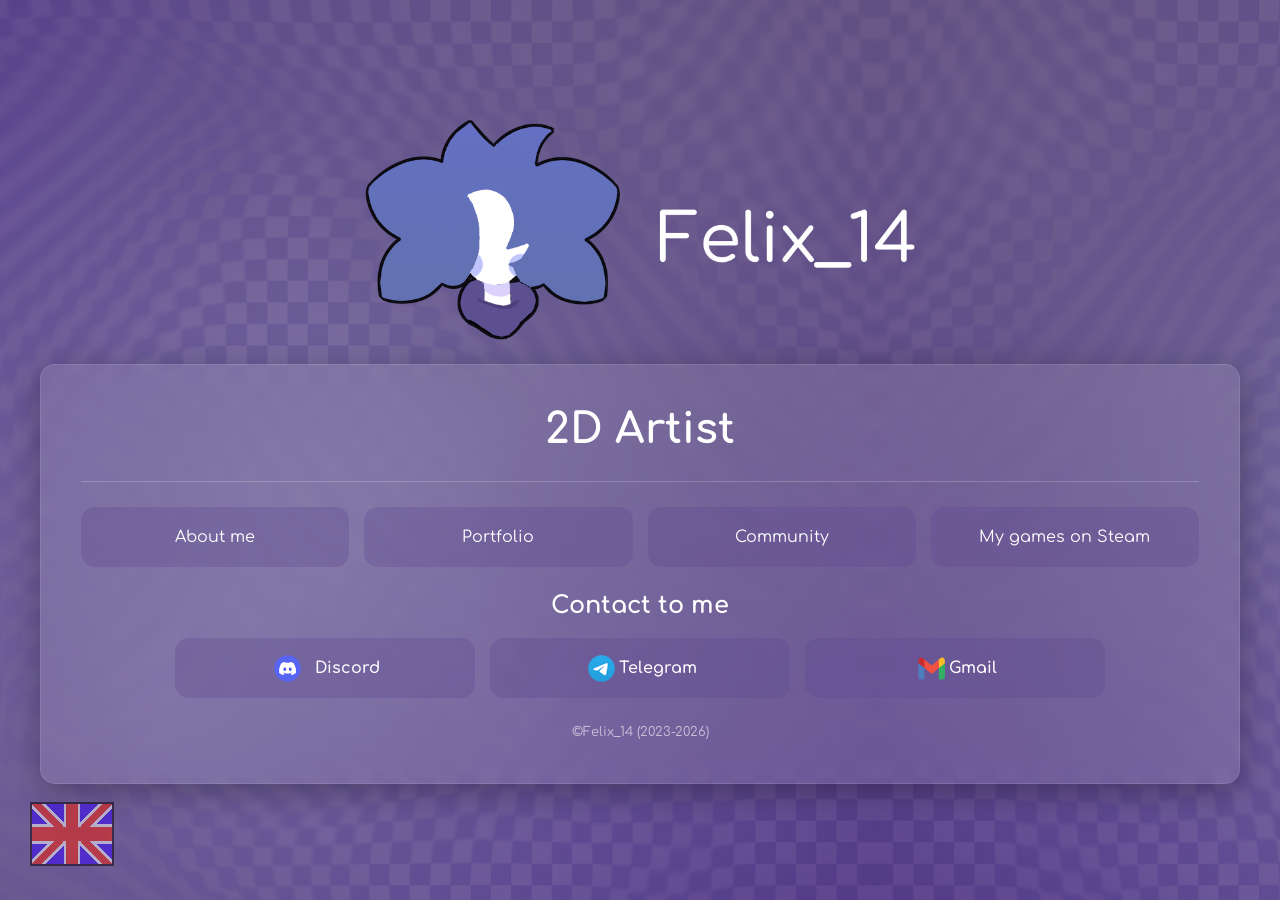
<file: index.html>
<!DOCTYPE html>
<html>
<head>
	<meta charset="UTF-8">
	<title>Felix_14</title>
	<link rel="shortcut icon" type="image/png" href="images/favicon.png"/>
	<link rel="stylesheet" type="text/css" href="main_style.css">
	<meta name="viewport" content="width=device-width, initial-scale=1.0">

	<link rel="preconnect" href="https://googleapis.com">
	<link rel="preconnect" href="https://gstatic.com" crossorigin>
</head>
<body>

	<div class="page-container">
		<!-- Логотип страницы -->
		<div class="logo-wrapper">
			<img src="images/logo.png" alt="Felix_14" class="main-logo">
		</div>

		<!-- Основная карточка -->
		<div class="card">
			<!-- Профессия -->
			<h1 class="description" data-key="felix_14.title"></h1>


			<hr class="card-divider">

			<!-- Кнопки -->
			<div id="other_buttons">
				<a class="common_button about_me-button" href="https://felix14xd.github.io/about_me.html" data-key="felix_14.about_me"></a>

				<a class="common_button portfolio-button" href="https://felix14xd.github.io/portfolio.html" data-key="felix_14.portfolio"></a>

				<a class="common_button community-button" href="https://felix14xd.github.io/community.html" data-key="felix_14.community"></a>

				<a class="common_button games-button" href="https://store.steampowered.com/developer/felix_14" data-key="felix_14.games"></a>
			</div>


			<!-- Связаться со мной -->
			<h2 class="section-title" data-key="felix_14.contact_to_me"></h2>

			<div id="other_buttons">
			
				<a class="common_button contact_button" href="https://discord.com/users/866324872887664660" target="_blank">
					<img src="images/platforms/discord.png" class="button-icon discord-icon">
					<span class="button-text">Discord</span>
				</a>
			
				<a class="common_button" href="https://t.me/felix_14xd" target="_blank">
					<img src="images/platforms/telegram.png" class="button-icon tg-icon">
					<span class="button-text">Telegram</span>
				</a>

				<a class="common_button" href="mailto:catdavid799@gmail.com" target="_blank">
					<img src="images/platforms/gmail.png" class="button-icon mail-icon">
					<span class="button-text">Gmail</span>
				</a>

			</div>


			<!-- Копирайт -->
			<div class="copyright">©Felix_14 (2023-<span id="current-year"></span>)</div>
		</div>
	
	<script>
    document.getElementById('current-year').textContent = new Date().getFullYear();
	</script>
		
	</div>

	<!-- Кнопка переключения языка -->
	<div id="language-switcher">
		<button id="language-button">
			<img id="language-flag" src="languages/en-US.png" alt="Switch language" draggable="false">
		</button>
	</div>

	<!-- Скрипт локализации страницы -->
	<script>
	let currentLang = 'en-US'; 
	const supportedLanguages = ['en-US', 'ru-RU']; 
	const cisLanguages = ['ru', 'ru-RU', 'uk', 'be']; 
	let translations = {}; 

	async function loadTranslations(lang) {
		try {
			const response = await fetch(`languages/${lang}.json`); 
			translations = await response.json(); 
			updateContent(); 
		} catch (error) {
			console.error("Ошибка загрузки файла перевода:", error);
		}
	}

	function updateContent() {
		document.querySelectorAll('[data-key]').forEach(element => {
			const key = element.getAttribute('data-key');
			if (translations[key]) {
				if (element.tagName === 'IMG') {
					// Переводим alt и title (подсказку) для картинок внутри кнопок
					element.setAttribute('alt', translations[key]);
					element.setAttribute('title', translations[key]);

					// Сохраняем логику чужого скрипта для Android-устройств
					const userAgent = navigator.userAgent.toLowerCase();
					const isAndroid = userAgent.includes("android");
					if (isAndroid && translations[key+'_mobile']) {
						element.src = translations[key+'_mobile']; 
					} else if (translations[key+'_pc']) {
						element.src = translations[key+'_pc']; 
					}
				} else {
					element.textContent = translations[key];
				}
			}
		});

		const flagElement = document.getElementById('language-flag');
		if (flagElement) {
			flagElement.src = `languages/${currentLang}.png`;
		}
	}

	function switchLanguage(lang) {
		if (supportedLanguages.includes(lang)) {
			currentLang = lang;
			loadTranslations(currentLang); 
		}
	}

	function detectBrowserLanguage() {
		const browserLang = navigator.language || navigator.languages[0]; 
		if (cisLanguages.some(lang => browserLang.startsWith(lang))) {
			return 'ru-RU'; 
		}
		return 'en-US'; 
	}

	// Инициализация при старте страницы
	const initialLang = detectBrowserLanguage(); 
	switchLanguage(initialLang); 

	document.getElementById('language-button').addEventListener('click', () => {
		const newLang = currentLang === 'ru-RU' ? 'en-US' : 'ru-RU'; 
		switchLanguage(newLang);
	});
	</script>

</body>
</html>
</file>
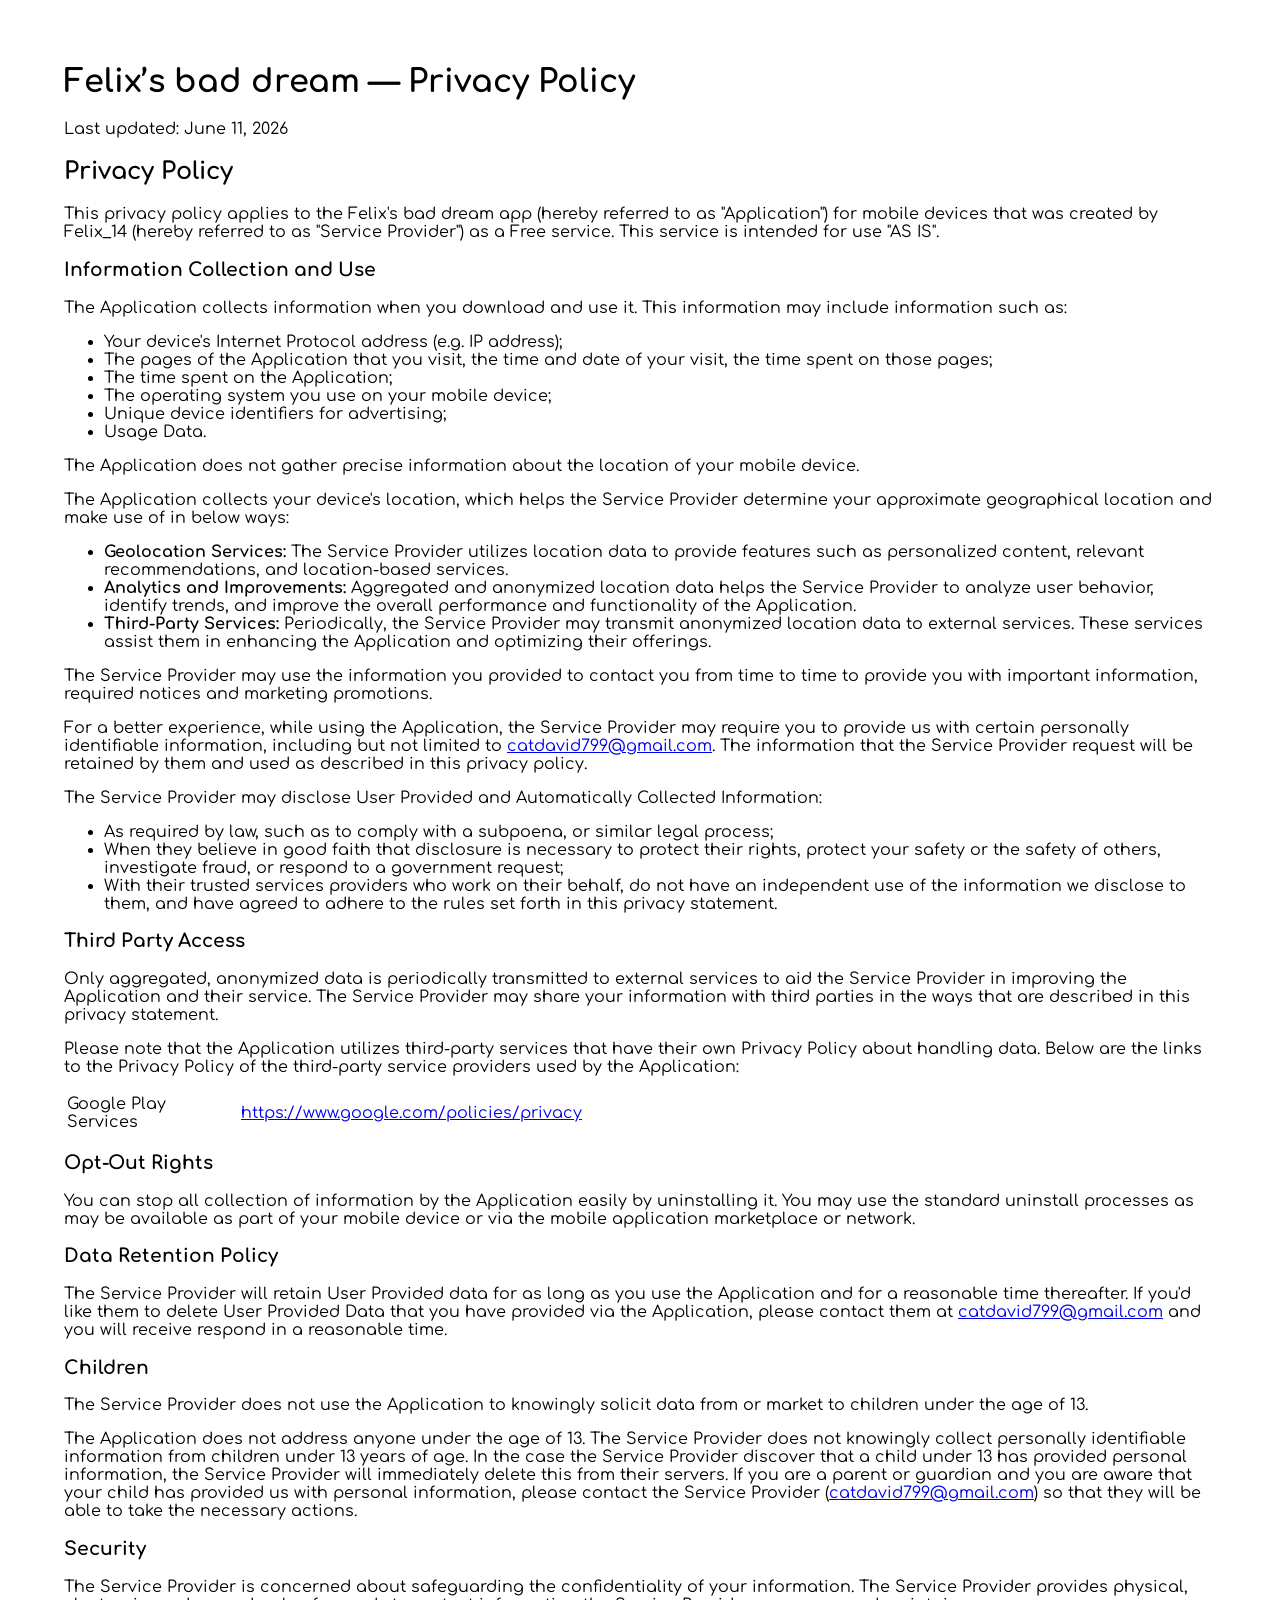
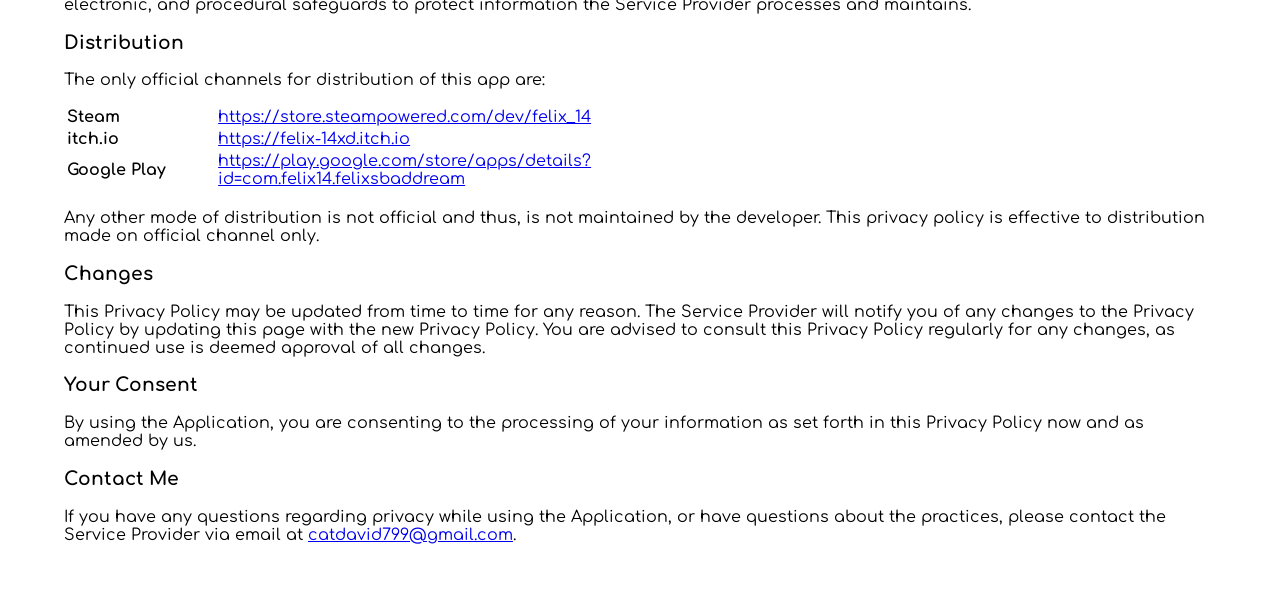
<file: community/felixs_bad_dream.html>
<!DOCTYPE html>
<html lang="en">
<head>
<title>Felix’s bad dream — Privacy Policy</title>
<meta http-equiv="Content-Type" content="text/html; charset=UTF-8"/>
<style>
@import url('https://fonts.googleapis.com/css2?family=Comfortaa:wght@400;700&display=swap%27');
body {font-family:"Comfortaa";margin:64px;}
a:visited {color:blue}
</style>
</head>

<body>
<h1>Felix’s bad dream — Privacy Policy</h1>
<p>Last updated: June 11, 2026</p>
<h2>Privacy Policy</h2>
<p>This privacy policy applies to the Felix's bad dream app (hereby referred to as "Application") for mobile devices that was created by Felix_14 (hereby referred to as "Service Provider") as a Free service. This service is intended for use "AS IS".</p>

<h3>Information Collection and Use</h3>
<p>The Application collects information when you download and use it. This information may include information such as:</p>
<ul>
  <li>Your device's Internet Protocol address (e.g. IP address);</li>
  <li>The pages of the Application that you visit, the time and date of your visit, the time spent on those pages;</li>
  <li>The time spent on the Application;</li>
  <li>The operating system you use on your mobile device;</li>
  <li>Unique device identifiers for advertising;</li>
  <li>Usage Data.</li>
</ul>
<p>The Application does not gather precise information about the location of your mobile device.</p>
<p>The Application collects your device's location, which helps the Service Provider determine your approximate geographical location and make use of in below ways:</p>
<ul>
  <li><strong>Geolocation Services:</strong> The Service Provider utilizes location data to provide features such as personalized content, relevant recommendations, and location-based services.</li>
  <li><strong>Analytics and Improvements:</strong> Aggregated and anonymized location data helps the Service Provider to analyze user behavior, identify trends, and improve the overall performance and functionality of the Application.</li>
  <li><strong>Third-Party Services:</strong> Periodically, the Service Provider may transmit anonymized location data to external services. These services assist them in enhancing the Application and optimizing their offerings.</li>
</ul>
<p>The Service Provider may use the information you provided to contact you from time to time to provide you with important information, required notices and marketing promotions.</p>
<p>For a better experience, while using the Application, the Service Provider may require you to provide us with certain personally identifiable information, including but not limited to <a href="mailto:catdavid799@gmail.com" target="_blank">catdavid799@gmail.com</a>. The information that the Service Provider request will be retained by them and used as described in this privacy policy.</p>
<p>The Service Provider may disclose User Provided and Automatically Collected Information:</p>
<ul>
  <li>As required by law, such as to comply with a subpoena, or similar legal process;</li>
  <li>When they believe in good faith that disclosure is necessary to protect their rights, protect your safety or the safety of others, investigate fraud, or respond to a government request;</li>
  <li>With their trusted services providers who work on their behalf, do not have an independent use of the information we disclose to them, and have agreed to adhere to the rules set forth in this privacy statement.</li>
</ul>

<h3>Third Party Access</h3>
<p>Only aggregated, anonymized data is periodically transmitted to external services to aid the Service Provider in improving the Application and their service. The Service Provider may share your information with third parties in the ways that are described in this privacy statement.</p>
<p>Please note that the Application utilizes third-party services that have their own Privacy Policy about handling data. Below are the links to the Privacy Policy of the third-party service providers used by the Application:</p>
<table width="750" border="0">
  <tbody>
    <tr>
      <td width="170">Google Play Services</td>
      <td width="570"><a href="https://www.google.com/policies/privacy" target="_blank">https://www.google.com/policies/privacy</a></td>
    </tr>
  </tbody>
</table>

<h3>Opt-Out Rights</h3>
<p>You can stop all collection of information by the Application easily by uninstalling it. You may use the standard uninstall processes as may be available as part of your mobile device or via the mobile application marketplace or network.</p>

<h3>Data Retention Policy</h3>
<p>The Service Provider will retain User Provided data for as long as you use the Application and for a reasonable time thereafter. If you'd like them to delete User Provided Data that you have provided via the Application, please contact them at <a href="mailto:catdavid799@gmail.com" target="_blank">catdavid799@gmail.com</a> and you will receive respond in a reasonable time.</p>

<h3>Children</h3>
<p>The Service Provider does not use the Application to knowingly solicit data from or market to children under the age of 13.</p>
<p>The Application does not address anyone under the age of 13. The Service Provider does not knowingly collect personally identifiable information from children under 13 years of age. In the case the Service Provider discover that a child under 13 has provided personal information, the Service Provider will immediately delete this from their servers. If you are a parent or guardian and you are aware that your child has provided us with personal information, please contact the Service Provider (<a href="mailto:catdavid799@gmail.com" target="_blank">catdavid799@gmail.com</a>) so that they will be able to take the necessary actions.</p>

<h3>Security</h3>
<p>The Service Provider is concerned about safeguarding the confidentiality of your information. The Service Provider provides physical, electronic, and procedural safeguards to protect information the Service Provider processes and maintains.</p>

<h3>Distribution</h3>
<p>The only official channels for distribution of this app are:</p>
<table width="750" border="0">
  <tbody>
    <tr>
      <td width="150"><strong>Steam</strong></td>
      <td width="600"><a href="https://store.steampowered.com/dev/felix_14" target="_blank">https://store.steampowered.com/dev/felix_14</a></td>
    </tr>
      <td width="150"><strong>itch.io</strong></td>
      <td width="600"><a href="https://felix-14xd.itch.io" target="_blank">https://felix-14xd.itch.io</a></td>
    </tr>
      <td width="150"><strong>Google Play</strong></td>
      <td width="600"><a href="https://play.google.com/store/apps/details?id=com.felix14.felixsbaddream" target="_blank">https://play.google.com/store/apps/details?id=com.felix14.felixsbaddream</a></td>
    </tr>
    <tr>
  </tbody>
</table>
<p>Any other mode of distribution is not official and thus, is not maintained by the developer. This privacy policy is effective to distribution made on official channel only.</p>

<h3>Changes</h3>
<p>This Privacy Policy may be updated from time to time for any reason. The Service Provider will notify you of any changes to the Privacy Policy by updating this page with the new Privacy Policy. You are advised to consult this Privacy Policy regularly for any changes, as continued use is deemed approval of all changes.</p>

<h3>Your Consent</h3>
<p>By using the Application, you are consenting to the processing of your information as set forth in this Privacy Policy now and as amended by us.</p>

<h3>Contact Me</h3>
<p>If you have any questions regarding privacy while using the Application, or have questions about the practices, please contact the Service Provider via email at <a href="mailto:catdavid799@gmail.com" target="_blank">catdavid799@gmail.com</a>.</p>
</body>
</html>
</file>
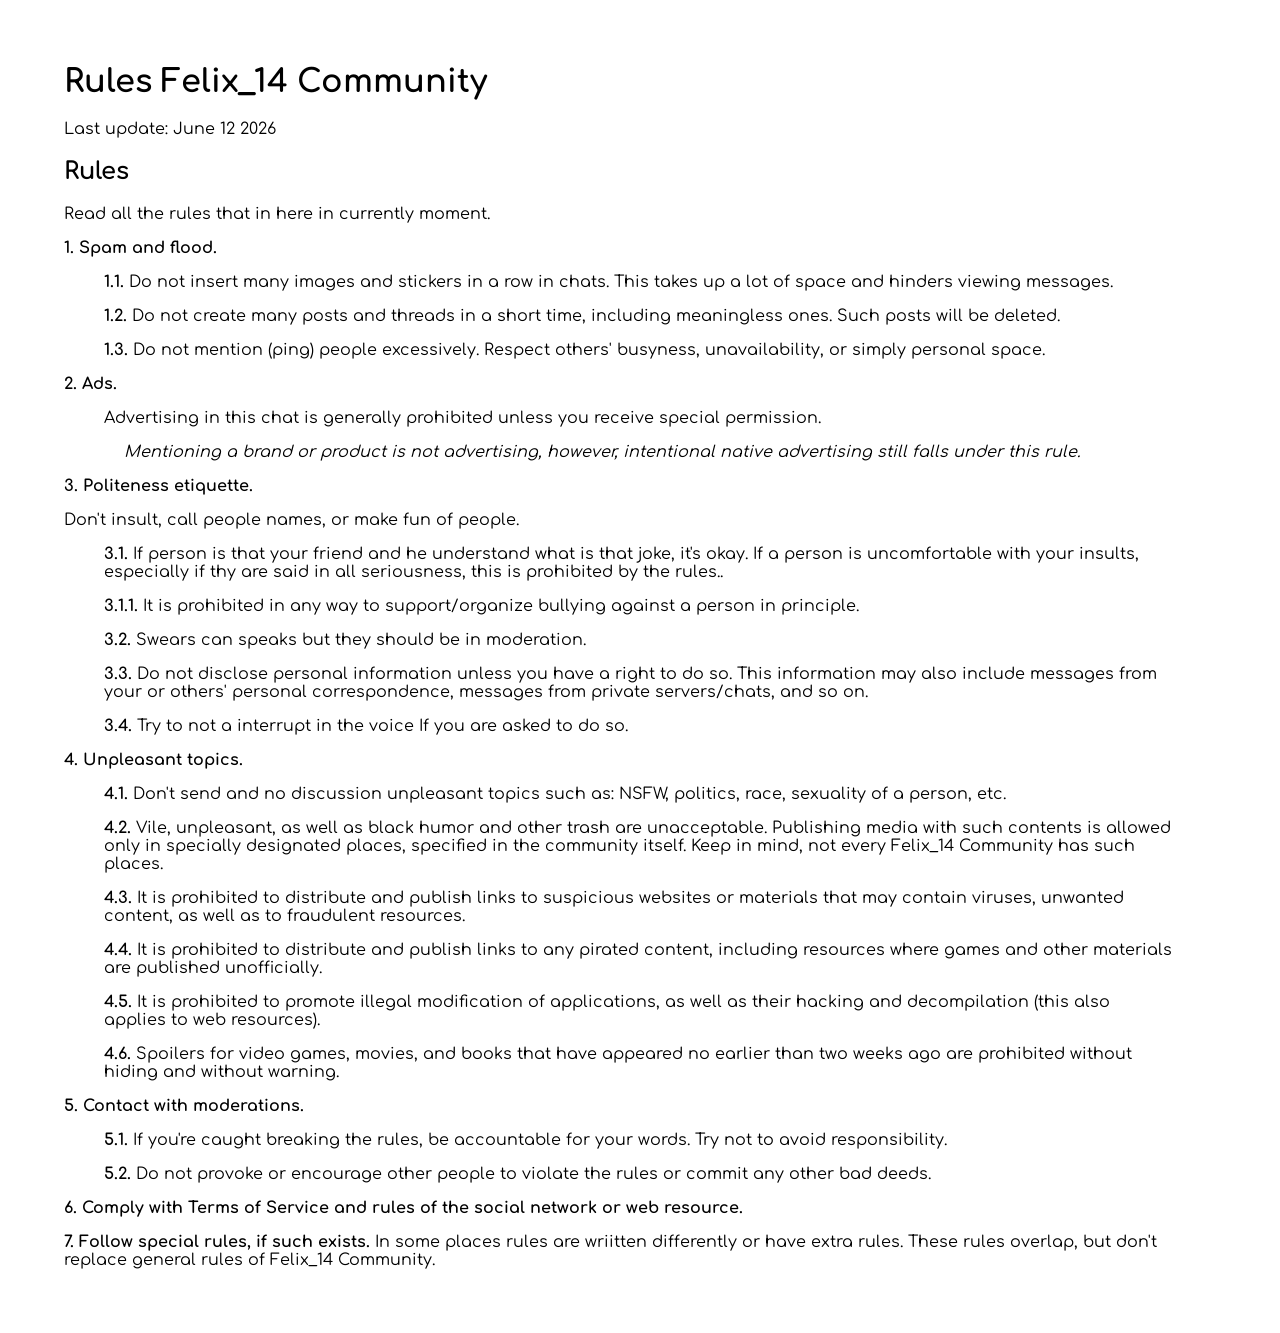
<file: community/rules.html>
<!DOCTYPE html>
<html lang="en">
<head>
<title>Rules Felix_14 Community</title>
<meta http-equiv="Content-Type" content="text/html; charset=UTF-8"/>
<style>
@import url('https://fonts.googleapis.com/css2?family=Comfortaa:wght@400;700&display=swap%27');
body {font-family:"Comfortaa";margin:64px;}
a:visited {color:blue}
</style>
</head>

<body>
<h1>Rules Felix_14 Community</h1>
<p>Last update: June 12 2026</p>
<h2>Rules</h2>
<p>Read all the rules that in here in currently moment.</p>
<p><strong>1. Spam and flood.</strong></p>
<blockquote>
  <p><strong>1.1.</strong> Do not insert many images and stickers in a row in chats. This takes up a lot of space and hinders viewing messages.</p>
  <p><strong>1.2.</strong> Do not create many posts and threads in a short time, including meaningless ones. Such posts will be deleted.</p>
  <p><strong>1.3.</strong>  Do not mention (ping) people excessively. Respect others' busyness, unavailability, or simply personal space.</p>
</blockquote>
<p><strong>2. Ads.</strong></p>
<blockquote>
  <p>Advertising in this chat is generally prohibited unless you receive special permission.</p>
</blockquote>

<p style="margin-left: 60px;">
  <em>Mentioning a brand or product is not advertising, however, intentional native advertising still falls under this rule.</em>
</p>

<p><strong>3. Politeness etiquette.</strong></p>
  <p>Don't insult, call people names, or make fun of people.</p>
<blockquote>
  <p><strong>3.1.</strong> If person is that your friend and he understand what is that joke, it's okay. If a person is uncomfortable with your insults, especially if thy are said in all seriousness, this is prohibited by the rules..</p>
  <p><strong>3.1.1.</strong> It is prohibited in any way to support/organize bullying against a person in principle.</p>
  <p><strong>3.2.</strong> Swears can speaks but they should be in moderation.</p>
  <p><strong>3.3.</strong> Do not disclose personal information unless you have a right to do so. This information may also include messages from your or others' personal correspondence, messages from private servers/chats, and so on.</p>
  <p><strong>3.4.</strong> Try to not a interrupt in the voice If you are asked to do so.</p>
</blockquote>
<p><strong>4. Unpleasant topics.</strong></p>
<blockquote>
  <p><strong>4.1.</strong> Don't send and no discussion unpleasant topics such as: NSFW, politics, race, sexuality of a person, etc.</p>
  <p><strong>4.2.</strong> Vile, unpleasant, as well as black humor and other trash are unacceptable. Publishing media with such contents is allowed only in specially designated places, specified in the community itself. Keep in mind, not every Felix_14 Community has such places.</p>
  <p><strong>4.3.</strong> It is prohibited to distribute and publish links to suspicious websites or materials that may contain viruses, unwanted content, as well as to fraudulent resources.</p>
  <p><strong>4.4.</strong> It is prohibited to distribute and publish links to any pirated content, including resources where games and other materials are published unofficially.</p>
  <p><strong>4.5.</strong> It is prohibited to promote illegal modification of applications, as well as their hacking and decompilation (this also applies to web resources).</p>
  <p><strong>4.6.</strong> Spoilers for video games, movies, and books that have appeared no earlier than two weeks ago are prohibited without <span aria-label="Спойлер" aria-expanded="false" tabindex="0" role="button"><span aria-hidden="true">hiding</span></span> and without warning.</p>
</blockquote>
<p><strong>5. Contact with moderations.</strong></p>
<blockquote>
  <p><strong>5.1.</strong> If you're caught breaking the rules, be accountable for your words. Try not to avoid responsibility.</p>
  <p><strong>5.2.</strong> Do not provoke or encourage other people to violate the rules or commit any other bad deeds.</p>
</blockquote>
<p><strong>6. Comply with Terms of Service and rules of the social network or web resource.</strong></p>
<p><strong>7.  Follow special rules, if such exists.</strong> In some places rules are wriitten differently or have extra rules. These rules overlap, but don't replace general rules of Felix_14 Community.</p>
</body>
</html>
</file>
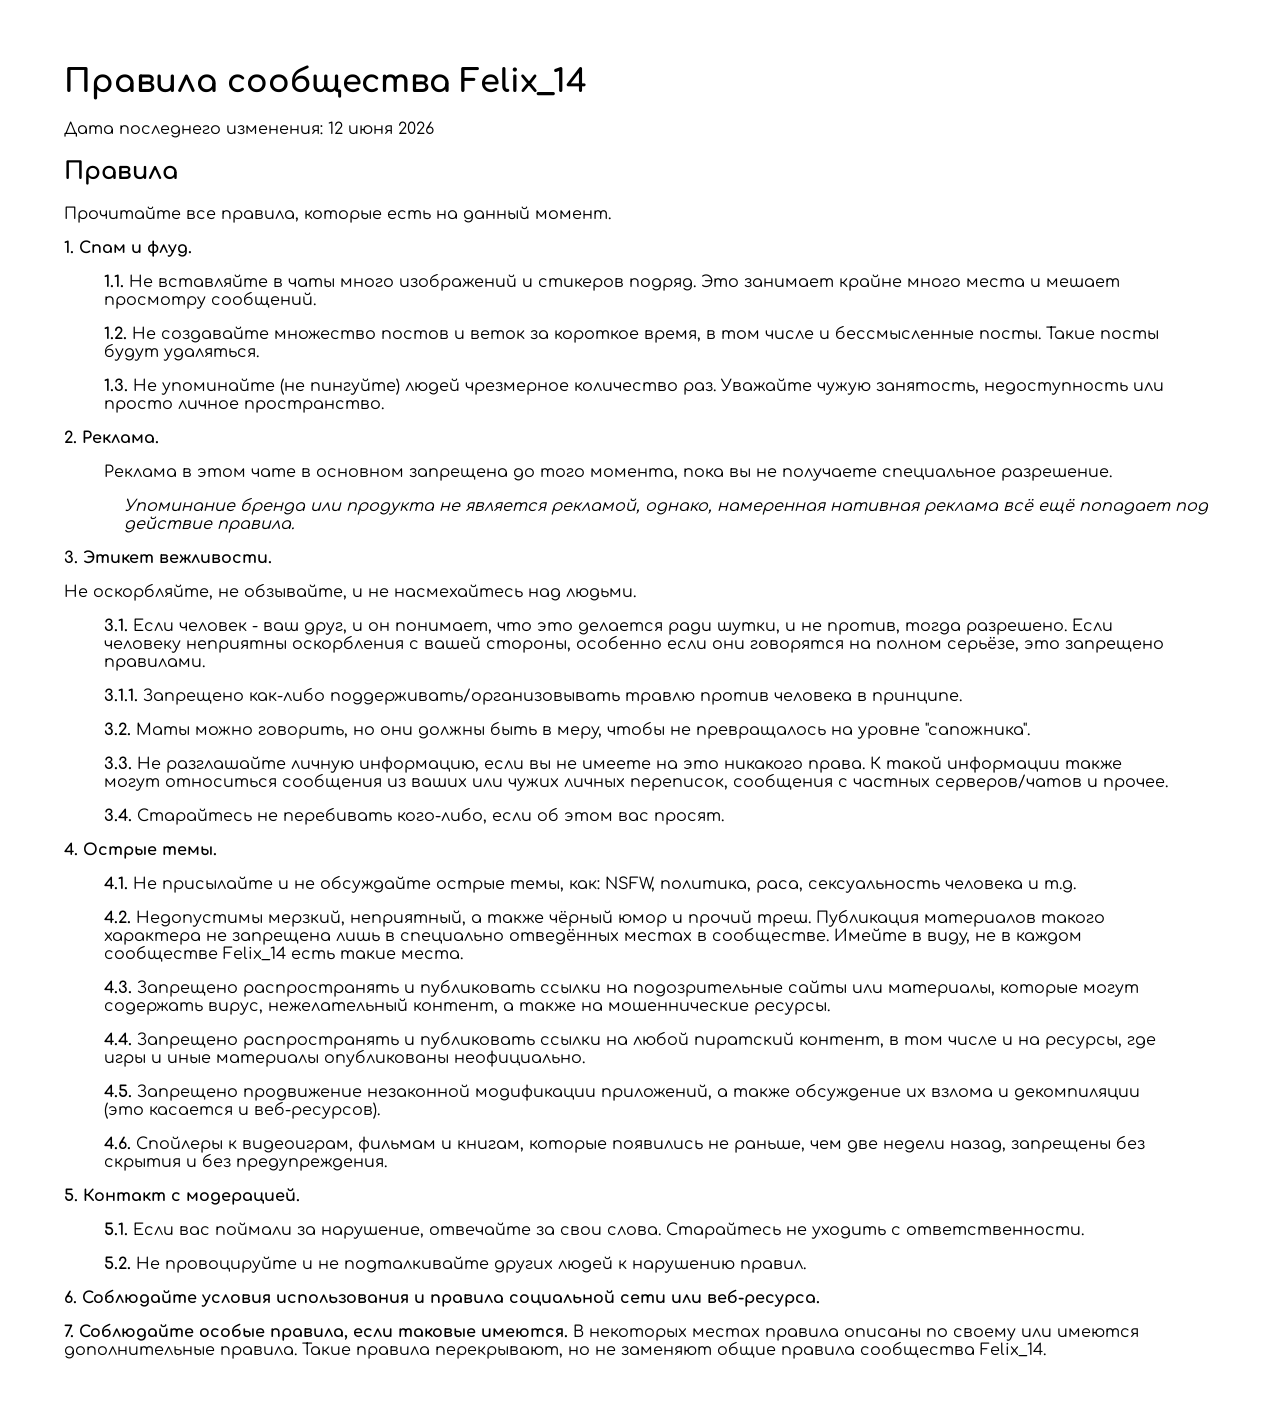
<file: community/rules_ru.html>
<!DOCTYPE html>
<html lang="en">
<head>
<title>Правила сообщества Felix_14</title>
<meta http-equiv="Content-Type" content="text/html; charset=UTF-8"/>
<style>
@import url('https://fonts.googleapis.com/css2?family=Comfortaa:wght@400;700&display=swap%27');
body {font-family:"Comfortaa";margin:64px;}
a:visited {color:blue}
</style>
</head>

<body>
<h1>Правила сообщества Felix_14</h1>
<p>Дата последнего изменения: 12 июня 2026</p>
<h2>Правила</h2>
<p>Прочитайте все правила, которые есть на данный момент.</p>
<p><strong>1. Спам и флуд.</strong></p>
<blockquote>
  <p><strong>1.1.</strong> Не вставляйте в чаты много изображений и стикеров подряд. Это занимает крайне много места и мешает просмотру сообщений.</p>
  <p><strong>1.2.</strong> Не создавайте множество  постов и веток за короткое время, в том числе и бессмысленные посты. Такие посты будут удаляться.</p>
  <p><strong>1.3.</strong> Не упоминайте  (не пингуйте) людей чрезмерное количество раз. Уважайте чужую занятость, недоступность или просто личное пространство.</p>
</blockquote>
<p><strong>2. Реклама.</strong></p>
<blockquote>
  <p>Реклама в этом чате в основном запрещена до того момента, пока вы не получаете специальное разрешение.</p>
</blockquote>

<p style="margin-left: 60px;">
  <em>Упоминание бренда или продукта не является рекламой, однако, намеренная нативная реклама всё ещё попадает под действие правила.</em>
</p>

<p><strong>3. Этикет вежливости.</strong></p>
  <p>Не оскорбляйте, не обзывайте, и не насмехайтесь над людьми.</p>
<blockquote>
  <p><strong>3.1.</strong> Если человек - ваш друг, и он понимает, что это делается ради шутки, и не против, тогда разрешено. Если человеку неприятны оскорбления с вашей стороны, особенно если они говорятся на полном серьёзе, это запрещено правилами.</p>
  <p><strong>3.1.1.</strong> Запрещено как-либо поддерживать/организовывать травлю против человека в принципе.</p>
  <p><strong>3.2.</strong> Маты можно говорить, но они должны быть в меру, чтобы не превращалось на уровне "сапожника".</p>
  <p><strong>3.3.</strong> Не разглашайте личную информацию, если вы не имеете на это никакого права. К такой информации также могут относиться сообщения из ваших или чужих личных переписок, сообщения с частных серверов/чатов и прочее.</p>
  <p><strong>3.4.</strong> Старайтесь не перебивать кого-либо, если об этом вас просят.</p>
</blockquote>
<p><strong>4. Острые темы.</strong></p>
<blockquote>
  <p><strong>4.1.</strong> Не присылайте и не обсуждайте острые темы, как: NSFW, политика, раса, сексуальность человека и т.д.</p>
  <p><strong>4.2.</strong> Недопустимы мерзкий, неприятный, а также чёрный юмор и прочий треш. Публикация материалов такого характера не запрещена лишь в специально отведённых местах в сообществе. Имейте в виду, не в каждом сообществе Felix_14 есть такие места.</p>
  <p><strong>4.3.</strong> Запрещено распространять и публиковать ссылки на подозрительные сайты или материалы, которые могут содержать вирус, нежелательный контент, а также на мошеннические ресурсы.</p>
  <p><strong>4.4.</strong> Запрещено распространять и публиковать ссылки на любой пиратский контент, в том числе и на ресурсы, где игры и иные материалы опубликованы неофициально.</p>
  <p><strong>4.5.</strong> Запрещено продвижение незаконной модификации приложений, а также обсуждение их взлома и декомпиляции (это касается и веб-ресурсов).</p>
  <p><strong>4.6.</strong> Спойлеры к видеоиграм, фильмам и книгам, которые появились не раньше, чем две недели назад, запрещены без <span aria-label="Спойлер" aria-expanded="false" tabindex="0" role="button"><span aria-hidden="true">скрытия</span></span> и без предупреждения.</p>
</blockquote>
<p><strong>5. Контакт с модерацией.</strong></p>
<blockquote>
  <p><strong>5.1.</strong> Если вас поймали за нарушение, отвечайте за свои слова. Старайтесь не уходить с ответственности.</p>
  <p><strong>5.2.</strong>  Не провоцируйте и не подталкивайте других людей к нарушению правил.</p>
</blockquote>
<p><strong>6. Соблюдайте условия использования и правила социальной сети или  веб-ресурса.</strong></p>
<p><strong>7.  Соблюдайте особые правила, если таковые имеются.</strong> В некоторых местах правила описаны по своему или имеются дополнительные правила. Такие правила перекрывают, но не заменяют общие правила сообщества Felix_14.</p>
</body>
</html>
</file>
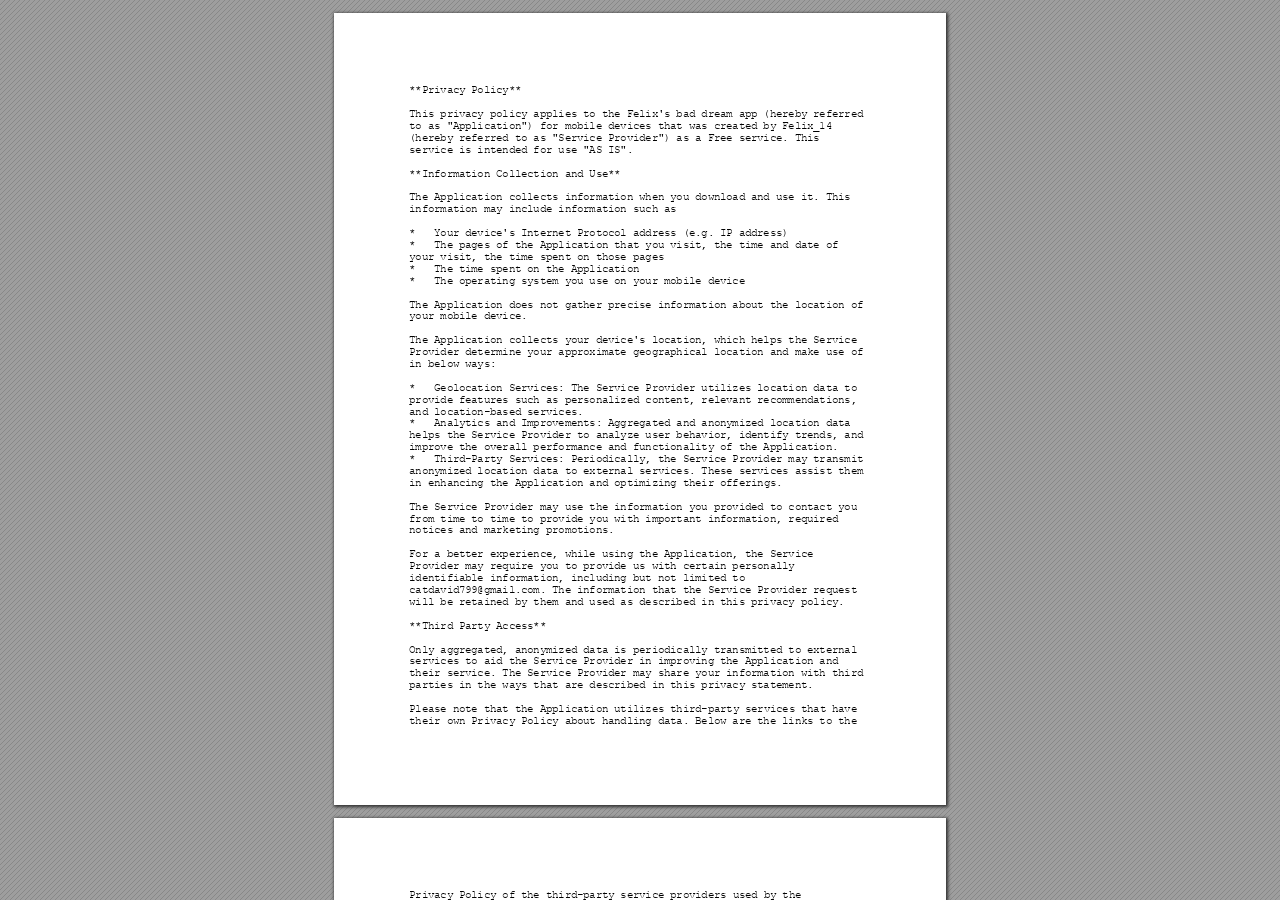
<file: privacy_policies/felixs_bad_dream (1).html>
<!DOCTYPE html>
<!-- Created by pdf2htmlEX (https://github.com/pdf2htmlEX/pdf2htmlEX) -->
<html xmlns="http://www.w3.org/1999/xhtml">
<head>
<meta charset="utf-8"/>
<meta name="generator" content="pdf2htmlEX"/>
<meta http-equiv="X-UA-Compatible" content="IE=edge,chrome=1"/>
<style type="text/css">
/*! 
 * Base CSS for pdf2htmlEX
 * Copyright 2012,2013 Lu Wang <coolwanglu@gmail.com> 
 * https://github.com/pdf2htmlEX/pdf2htmlEX/blob/master/share/LICENSE
 */#sidebar{position:absolute;top:0;left:0;bottom:0;width:250px;padding:0;margin:0;overflow:auto}#page-container{position:absolute;top:0;left:0;margin:0;padding:0;border:0}@media screen{#sidebar.opened+#page-container{left:250px}#page-container{bottom:0;right:0;overflow:auto}.loading-indicator{display:none}.loading-indicator.active{display:block;position:absolute;width:64px;height:64px;top:50%;left:50%;margin-top:-32px;margin-left:-32px}.loading-indicator img{position:absolute;top:0;left:0;bottom:0;right:0}}@media print{@page{margin:0}html{margin:0}body{margin:0;-webkit-print-color-adjust:exact}#sidebar{display:none}#page-container{width:auto;height:auto;overflow:visible;background-color:transparent}.d{display:none}}.pf{position:relative;background-color:white;overflow:hidden;margin:0;border:0}.pc{position:absolute;border:0;padding:0;margin:0;top:0;left:0;width:100%;height:100%;overflow:hidden;display:block;transform-origin:0 0;-ms-transform-origin:0 0;-webkit-transform-origin:0 0}.pc.opened{display:block}.bf{position:absolute;border:0;margin:0;top:0;bottom:0;width:100%;height:100%;-ms-user-select:none;-moz-user-select:none;-webkit-user-select:none;user-select:none}.bi{position:absolute;border:0;margin:0;-ms-user-select:none;-moz-user-select:none;-webkit-user-select:none;user-select:none}@media print{.pf{margin:0;box-shadow:none;page-break-after:always;page-break-inside:avoid}@-moz-document url-prefix(){.pf{overflow:visible;border:1px solid #fff}.pc{overflow:visible}}}.c{position:absolute;border:0;padding:0;margin:0;overflow:hidden;display:block}.t{position:absolute;white-space:pre;font-size:1px;transform-origin:0 100%;-ms-transform-origin:0 100%;-webkit-transform-origin:0 100%;unicode-bidi:bidi-override;-moz-font-feature-settings:"liga" 0}.t:after{content:''}.t:before{content:'';display:inline-block}.t span{position:relative;unicode-bidi:bidi-override}._{display:inline-block;color:transparent;z-index:-1}::selection{background:rgba(127,255,255,0.4)}::-moz-selection{background:rgba(127,255,255,0.4)}.pi{display:none}.d{position:absolute;transform-origin:0 100%;-ms-transform-origin:0 100%;-webkit-transform-origin:0 100%}.it{border:0;background-color:rgba(255,255,255,0.0)}.ir:hover{cursor:pointer}</style>
<style type="text/css">
/*! 
 * Fancy styles for pdf2htmlEX
 * Copyright 2012,2013 Lu Wang <coolwanglu@gmail.com> 
 * https://github.com/pdf2htmlEX/pdf2htmlEX/blob/master/share/LICENSE
 */@keyframes fadein{from{opacity:0}to{opacity:1}}@-webkit-keyframes fadein{from{opacity:0}to{opacity:1}}@keyframes swing{0{transform:rotate(0)}10%{transform:rotate(0)}90%{transform:rotate(720deg)}100%{transform:rotate(720deg)}}@-webkit-keyframes swing{0{-webkit-transform:rotate(0)}10%{-webkit-transform:rotate(0)}90%{-webkit-transform:rotate(720deg)}100%{-webkit-transform:rotate(720deg)}}@media screen{#sidebar{background-color:#2f3236;background-image:url("[data-uri]")}#outline{font-family:Georgia,Times,"Times New Roman",serif;font-size:13px;margin:2em 1em}#outline ul{padding:0}#outline li{list-style-type:none;margin:1em 0}#outline li>ul{margin-left:1em}#outline a,#outline a:visited,#outline a:hover,#outline a:active{line-height:1.2;color:#e8e8e8;text-overflow:ellipsis;white-space:nowrap;text-decoration:none;display:block;overflow:hidden;outline:0}#outline a:hover{color:#0cf}#page-container{background-color:#9e9e9e;background-image:url("[data-uri]");-webkit-transition:left 500ms;transition:left 500ms}.pf{margin:13px auto;box-shadow:1px 1px 3px 1px #333;border-collapse:separate}.pc.opened{-webkit-animation:fadein 100ms;animation:fadein 100ms}.loading-indicator.active{-webkit-animation:swing 1.5s ease-in-out .01s infinite alternate none;animation:swing 1.5s ease-in-out .01s infinite alternate none}.checked{background:no-repeat url([data-uri])}}</style>
<style type="text/css">
.ff0{font-family:sans-serif;visibility:hidden;}
@font-face{font-family:ff1;src:url('[data-uri]')format("woff");}.ff1{font-family:ff1;line-height:0.952148;font-style:normal;font-weight:normal;visibility:visible;}
.m0{transform:matrix(0.250000,0.000000,0.000000,0.250000,0,0);-ms-transform:matrix(0.250000,0.000000,0.000000,0.250000,0,0);-webkit-transform:matrix(0.250000,0.000000,0.000000,0.250000,0,0);}
.v0{vertical-align:0.000000px;}
.ls2{letter-spacing:-0.384000px;}
.ls0{letter-spacing:0.000000px;}
.ls1{letter-spacing:0.096000px;}
.sc_{text-shadow:none;}
.sc0{text-shadow:-0.015em 0 transparent,0 0.015em transparent,0.015em 0 transparent,0 -0.015em  transparent;}
@media screen and (-webkit-min-device-pixel-ratio:0){
.sc_{-webkit-text-stroke:0px transparent;}
.sc0{-webkit-text-stroke:0.015em transparent;text-shadow:none;}
}
.ws3{word-spacing:-25.440000px;}
.ws2{word-spacing:-25.344000px;}
.ws1{word-spacing:-24.960000px;}
.ws0{word-spacing:0.000000px;}
._0{margin-left:-1.098240px;}
.fc0{color:rgb(0,0,0);}
.fs0{font-size:42.240000px;}
.y0{bottom:-0.500000px;}
.y1{bottom:0.000000px;}
.y37{bottom:80.544000px;}
.y36{bottom:92.424000px;}
.y35{bottom:104.300000px;}
.y34{bottom:116.180000px;}
.y33{bottom:128.060000px;}
.y32{bottom:139.940000px;}
.y31{bottom:151.820000px;}
.y30{bottom:163.700000px;}
.y2f{bottom:175.700000px;}
.y2e{bottom:187.580000px;}
.y2d{bottom:199.460000px;}
.y2c{bottom:211.370000px;}
.y2b{bottom:223.250000px;}
.y2a{bottom:235.130000px;}
.y29{bottom:247.010000px;}
.y28{bottom:258.890000px;}
.y27{bottom:270.890000px;}
.y26{bottom:282.770000px;}
.y25{bottom:294.650000px;}
.y24{bottom:306.530000px;}
.y23{bottom:318.410000px;}
.y22{bottom:330.290000px;}
.y21{bottom:342.170000px;}
.y20{bottom:354.050000px;}
.y1f{bottom:365.930000px;}
.y1e{bottom:377.930000px;}
.y1d{bottom:389.830000px;}
.y1c{bottom:401.710000px;}
.y1b{bottom:413.590000px;}
.y1a{bottom:425.470000px;}
.y19{bottom:437.350000px;}
.y18{bottom:449.230000px;}
.y17{bottom:461.110000px;}
.y16{bottom:473.110000px;}
.y15{bottom:484.990000px;}
.y14{bottom:496.870000px;}
.y13{bottom:508.750000px;}
.y12{bottom:520.630000px;}
.y11{bottom:532.510000px;}
.y10{bottom:544.390000px;}
.yf{bottom:556.300000px;}
.ye{bottom:568.300000px;}
.yd{bottom:580.180000px;}
.yc{bottom:592.060000px;}
.yb{bottom:603.940000px;}
.ya{bottom:615.820000px;}
.y9{bottom:627.700000px;}
.y8{bottom:639.580000px;}
.y7{bottom:651.460000px;}
.y6{bottom:663.460000px;}
.y5{bottom:675.340000px;}
.y4{bottom:687.220000px;}
.y3{bottom:699.100000px;}
.y2{bottom:710.980000px;}
.h2{height:28.648125px;}
.h0{height:792.000000px;}
.h1{height:792.500000px;}
.w2{width:611.999991px;}
.w0{width:612.000000px;}
.w1{width:612.500000px;}
.x0{left:0.000000px;}
.x1{left:75.023991px;}
@media print{
.v0{vertical-align:0.000000pt;}
.ls2{letter-spacing:-0.512000pt;}
.ls0{letter-spacing:0.000000pt;}
.ls1{letter-spacing:0.128000pt;}
.ws3{word-spacing:-33.920000pt;}
.ws2{word-spacing:-33.792000pt;}
.ws1{word-spacing:-33.280000pt;}
.ws0{word-spacing:0.000000pt;}
._0{margin-left:-1.464320pt;}
.fs0{font-size:56.320000pt;}
.y0{bottom:-0.666667pt;}
.y1{bottom:0.000000pt;}
.y37{bottom:107.392000pt;}
.y36{bottom:123.232000pt;}
.y35{bottom:139.066667pt;}
.y34{bottom:154.906667pt;}
.y33{bottom:170.746667pt;}
.y32{bottom:186.586667pt;}
.y31{bottom:202.426667pt;}
.y30{bottom:218.266667pt;}
.y2f{bottom:234.266667pt;}
.y2e{bottom:250.106667pt;}
.y2d{bottom:265.946667pt;}
.y2c{bottom:281.826667pt;}
.y2b{bottom:297.666667pt;}
.y2a{bottom:313.506667pt;}
.y29{bottom:329.346667pt;}
.y28{bottom:345.186667pt;}
.y27{bottom:361.186667pt;}
.y26{bottom:377.026667pt;}
.y25{bottom:392.866667pt;}
.y24{bottom:408.706667pt;}
.y23{bottom:424.546667pt;}
.y22{bottom:440.386667pt;}
.y21{bottom:456.226667pt;}
.y20{bottom:472.066667pt;}
.y1f{bottom:487.906667pt;}
.y1e{bottom:503.906667pt;}
.y1d{bottom:519.773333pt;}
.y1c{bottom:535.613333pt;}
.y1b{bottom:551.453333pt;}
.y1a{bottom:567.293333pt;}
.y19{bottom:583.133333pt;}
.y18{bottom:598.973333pt;}
.y17{bottom:614.813333pt;}
.y16{bottom:630.813333pt;}
.y15{bottom:646.653333pt;}
.y14{bottom:662.493333pt;}
.y13{bottom:678.333333pt;}
.y12{bottom:694.173333pt;}
.y11{bottom:710.013333pt;}
.y10{bottom:725.853333pt;}
.yf{bottom:741.733333pt;}
.ye{bottom:757.733333pt;}
.yd{bottom:773.573333pt;}
.yc{bottom:789.413333pt;}
.yb{bottom:805.253333pt;}
.ya{bottom:821.093333pt;}
.y9{bottom:836.933333pt;}
.y8{bottom:852.773333pt;}
.y7{bottom:868.613333pt;}
.y6{bottom:884.613333pt;}
.y5{bottom:900.453333pt;}
.y4{bottom:916.293333pt;}
.y3{bottom:932.133333pt;}
.y2{bottom:947.973333pt;}
.h2{height:38.197500pt;}
.h0{height:1056.000000pt;}
.h1{height:1056.666667pt;}
.w2{width:815.999988pt;}
.w0{width:816.000000pt;}
.w1{width:816.666667pt;}
.x0{left:0.000000pt;}
.x1{left:100.031988pt;}
}
</style>
<script>
/*
 Copyright 2012 Mozilla Foundation 
 Copyright 2013 Lu Wang <coolwanglu@gmail.com>
 Apachine License Version 2.0 
*/
(function(){function b(a,b,e,f){var c=(a.className||"").split(/\s+/g);""===c[0]&&c.shift();var d=c.indexOf(b);0>d&&e&&c.push(b);0<=d&&f&&c.splice(d,1);a.className=c.join(" ");return 0<=d}if(!("classList"in document.createElement("div"))){var e={add:function(a){b(this.element,a,!0,!1)},contains:function(a){return b(this.element,a,!1,!1)},remove:function(a){b(this.element,a,!1,!0)},toggle:function(a){b(this.element,a,!0,!0)}};Object.defineProperty(HTMLElement.prototype,"classList",{get:function(){if(this._classList)return this._classList;
var a=Object.create(e,{element:{value:this,writable:!1,enumerable:!0}});Object.defineProperty(this,"_classList",{value:a,writable:!1,enumerable:!1});return a},enumerable:!0})}})();
</script>
<script>
(function(){/*
 pdf2htmlEX.js: Core UI functions for pdf2htmlEX 
 Copyright 2012,2013 Lu Wang <coolwanglu@gmail.com> and other contributors 
 https://github.com/pdf2htmlEX/pdf2htmlEX/blob/master/share/LICENSE 
*/
var pdf2htmlEX=window.pdf2htmlEX=window.pdf2htmlEX||{},CSS_CLASS_NAMES={page_frame:"pf",page_content_box:"pc",page_data:"pi",background_image:"bi",link:"l",input_radio:"ir",__dummy__:"no comma"},DEFAULT_CONFIG={container_id:"page-container",sidebar_id:"sidebar",outline_id:"outline",loading_indicator_cls:"loading-indicator",preload_pages:3,render_timeout:100,scale_step:0.9,key_handler:!0,hashchange_handler:!0,view_history_handler:!0,__dummy__:"no comma"},EPS=1E-6;
function invert(a){var b=a[0]*a[3]-a[1]*a[2];return[a[3]/b,-a[1]/b,-a[2]/b,a[0]/b,(a[2]*a[5]-a[3]*a[4])/b,(a[1]*a[4]-a[0]*a[5])/b]}function transform(a,b){return[a[0]*b[0]+a[2]*b[1]+a[4],a[1]*b[0]+a[3]*b[1]+a[5]]}function get_page_number(a){return parseInt(a.getAttribute("data-page-no"),16)}function disable_dragstart(a){for(var b=0,c=a.length;b<c;++b)a[b].addEventListener("dragstart",function(){return!1},!1)}
function clone_and_extend_objs(a){for(var b={},c=0,e=arguments.length;c<e;++c){var h=arguments[c],d;for(d in h)h.hasOwnProperty(d)&&(b[d]=h[d])}return b}
function Page(a){if(a){this.shown=this.loaded=!1;this.page=a;this.num=get_page_number(a);this.original_height=a.clientHeight;this.original_width=a.clientWidth;var b=a.getElementsByClassName(CSS_CLASS_NAMES.page_content_box)[0];b&&(this.content_box=b,this.original_scale=this.cur_scale=this.original_height/b.clientHeight,this.page_data=JSON.parse(a.getElementsByClassName(CSS_CLASS_NAMES.page_data)[0].getAttribute("data-data")),this.ctm=this.page_data.ctm,this.ictm=invert(this.ctm),this.loaded=!0)}}
Page.prototype={hide:function(){this.loaded&&this.shown&&(this.content_box.classList.remove("opened"),this.shown=!1)},show:function(){this.loaded&&!this.shown&&(this.content_box.classList.add("opened"),this.shown=!0)},rescale:function(a){this.cur_scale=0===a?this.original_scale:a;this.loaded&&(a=this.content_box.style,a.msTransform=a.webkitTransform=a.transform="scale("+this.cur_scale.toFixed(3)+")");a=this.page.style;a.height=this.original_height*this.cur_scale+"px";a.width=this.original_width*this.cur_scale+
"px"},view_position:function(){var a=this.page,b=a.parentNode;return[b.scrollLeft-a.offsetLeft-a.clientLeft,b.scrollTop-a.offsetTop-a.clientTop]},height:function(){return this.page.clientHeight},width:function(){return this.page.clientWidth}};function Viewer(a){this.config=clone_and_extend_objs(DEFAULT_CONFIG,0<arguments.length?a:{});this.pages_loading=[];this.init_before_loading_content();var b=this;document.addEventListener("DOMContentLoaded",function(){b.init_after_loading_content()},!1)}
Viewer.prototype={scale:1,cur_page_idx:0,first_page_idx:0,init_before_loading_content:function(){this.pre_hide_pages()},initialize_radio_button:function(){for(var a=document.getElementsByClassName(CSS_CLASS_NAMES.input_radio),b=0;b<a.length;b++)a[b].addEventListener("click",function(){this.classList.toggle("checked")})},init_after_loading_content:function(){this.sidebar=document.getElementById(this.config.sidebar_id);this.outline=document.getElementById(this.config.outline_id);this.container=document.getElementById(this.config.container_id);
this.loading_indicator=document.getElementsByClassName(this.config.loading_indicator_cls)[0];for(var a=!0,b=this.outline.childNodes,c=0,e=b.length;c<e;++c)if("ul"===b[c].nodeName.toLowerCase()){a=!1;break}a||this.sidebar.classList.add("opened");this.find_pages();if(0!=this.pages.length){disable_dragstart(document.getElementsByClassName(CSS_CLASS_NAMES.background_image));this.config.key_handler&&this.register_key_handler();var h=this;this.config.hashchange_handler&&window.addEventListener("hashchange",
function(a){h.navigate_to_dest(document.location.hash.substring(1))},!1);this.config.view_history_handler&&window.addEventListener("popstate",function(a){a.state&&h.navigate_to_dest(a.state)},!1);this.container.addEventListener("scroll",function(){h.update_page_idx();h.schedule_render(!0)},!1);[this.container,this.outline].forEach(function(a){a.addEventListener("click",h.link_handler.bind(h),!1)});this.initialize_radio_button();this.render()}},find_pages:function(){for(var a=[],b={},c=this.container.childNodes,
e=0,h=c.length;e<h;++e){var d=c[e];d.nodeType===Node.ELEMENT_NODE&&d.classList.contains(CSS_CLASS_NAMES.page_frame)&&(d=new Page(d),a.push(d),b[d.num]=a.length-1)}this.pages=a;this.page_map=b},load_page:function(a,b,c){var e=this.pages;if(!(a>=e.length||(e=e[a],e.loaded||this.pages_loading[a]))){var e=e.page,h=e.getAttribute("data-page-url");if(h){this.pages_loading[a]=!0;var d=e.getElementsByClassName(this.config.loading_indicator_cls)[0];"undefined"===typeof d&&(d=this.loading_indicator.cloneNode(!0),
d.classList.add("active"),e.appendChild(d));var f=this,g=new XMLHttpRequest;g.open("GET",h,!0);g.onload=function(){if(200===g.status||0===g.status){var b=document.createElement("div");b.innerHTML=g.responseText;for(var d=null,b=b.childNodes,e=0,h=b.length;e<h;++e){var p=b[e];if(p.nodeType===Node.ELEMENT_NODE&&p.classList.contains(CSS_CLASS_NAMES.page_frame)){d=p;break}}b=f.pages[a];f.container.replaceChild(d,b.page);b=new Page(d);f.pages[a]=b;b.hide();b.rescale(f.scale);disable_dragstart(d.getElementsByClassName(CSS_CLASS_NAMES.background_image));
f.schedule_render(!1);c&&c(b)}delete f.pages_loading[a]};g.send(null)}void 0===b&&(b=this.config.preload_pages);0<--b&&(f=this,setTimeout(function(){f.load_page(a+1,b)},0))}},pre_hide_pages:function(){var a="@media screen{."+CSS_CLASS_NAMES.page_content_box+"{display:none;}}",b=document.createElement("style");b.styleSheet?b.styleSheet.cssText=a:b.appendChild(document.createTextNode(a));document.head.appendChild(b)},render:function(){for(var a=this.container,b=a.scrollTop,c=a.clientHeight,a=b-c,b=
b+c+c,c=this.pages,e=0,h=c.length;e<h;++e){var d=c[e],f=d.page,g=f.offsetTop+f.clientTop,f=g+f.clientHeight;g<=b&&f>=a?d.loaded?d.show():this.load_page(e):d.hide()}},update_page_idx:function(){var a=this.pages,b=a.length;if(!(2>b)){for(var c=this.container,e=c.scrollTop,c=e+c.clientHeight,h=-1,d=b,f=d-h;1<f;){var g=h+Math.floor(f/2),f=a[g].page;f.offsetTop+f.clientTop+f.clientHeight>=e?d=g:h=g;f=d-h}this.first_page_idx=d;for(var g=h=this.cur_page_idx,k=0;d<b;++d){var f=a[d].page,l=f.offsetTop+f.clientTop,
f=f.clientHeight;if(l>c)break;f=(Math.min(c,l+f)-Math.max(e,l))/f;if(d===h&&Math.abs(f-1)<=EPS){g=h;break}f>k&&(k=f,g=d)}this.cur_page_idx=g}},schedule_render:function(a){if(void 0!==this.render_timer){if(!a)return;clearTimeout(this.render_timer)}var b=this;this.render_timer=setTimeout(function(){delete b.render_timer;b.render()},this.config.render_timeout)},register_key_handler:function(){var a=this;window.addEventListener("DOMMouseScroll",function(b){if(b.ctrlKey){b.preventDefault();var c=a.container,
e=c.getBoundingClientRect(),c=[b.clientX-e.left-c.clientLeft,b.clientY-e.top-c.clientTop];a.rescale(Math.pow(a.config.scale_step,b.detail),!0,c)}},!1);window.addEventListener("keydown",function(b){var c=!1,e=b.ctrlKey||b.metaKey,h=b.altKey;switch(b.keyCode){case 61:case 107:case 187:e&&(a.rescale(1/a.config.scale_step,!0),c=!0);break;case 173:case 109:case 189:e&&(a.rescale(a.config.scale_step,!0),c=!0);break;case 48:e&&(a.rescale(0,!1),c=!0);break;case 33:h?a.scroll_to(a.cur_page_idx-1):a.container.scrollTop-=
a.container.clientHeight;c=!0;break;case 34:h?a.scroll_to(a.cur_page_idx+1):a.container.scrollTop+=a.container.clientHeight;c=!0;break;case 35:a.container.scrollTop=a.container.scrollHeight;c=!0;break;case 36:a.container.scrollTop=0,c=!0}c&&b.preventDefault()},!1)},rescale:function(a,b,c){var e=this.scale;this.scale=a=0===a?1:b?e*a:a;c||(c=[0,0]);b=this.container;c[0]+=b.scrollLeft;c[1]+=b.scrollTop;for(var h=this.pages,d=h.length,f=this.first_page_idx;f<d;++f){var g=h[f].page;if(g.offsetTop+g.clientTop>=
c[1])break}g=f-1;0>g&&(g=0);var g=h[g].page,k=g.clientWidth,f=g.clientHeight,l=g.offsetLeft+g.clientLeft,m=c[0]-l;0>m?m=0:m>k&&(m=k);k=g.offsetTop+g.clientTop;c=c[1]-k;0>c?c=0:c>f&&(c=f);for(f=0;f<d;++f)h[f].rescale(a);b.scrollLeft+=m/e*a+g.offsetLeft+g.clientLeft-m-l;b.scrollTop+=c/e*a+g.offsetTop+g.clientTop-c-k;this.schedule_render(!0)},fit_width:function(){var a=this.cur_page_idx;this.rescale(this.container.clientWidth/this.pages[a].width(),!0);this.scroll_to(a)},fit_height:function(){var a=this.cur_page_idx;
this.rescale(this.container.clientHeight/this.pages[a].height(),!0);this.scroll_to(a)},get_containing_page:function(a){for(;a;){if(a.nodeType===Node.ELEMENT_NODE&&a.classList.contains(CSS_CLASS_NAMES.page_frame)){a=get_page_number(a);var b=this.page_map;return a in b?this.pages[b[a]]:null}a=a.parentNode}return null},link_handler:function(a){var b=a.target,c=b.getAttribute("data-dest-detail");if(c){if(this.config.view_history_handler)try{var e=this.get_current_view_hash();window.history.replaceState(e,
"","#"+e);window.history.pushState(c,"","#"+c)}catch(h){}this.navigate_to_dest(c,this.get_containing_page(b));a.preventDefault()}},navigate_to_dest:function(a,b){try{var c=JSON.parse(a)}catch(e){return}if(c instanceof Array){var h=c[0],d=this.page_map;if(h in d){for(var f=d[h],h=this.pages[f],d=2,g=c.length;d<g;++d){var k=c[d];if(null!==k&&"number"!==typeof k)return}for(;6>c.length;)c.push(null);var g=b||this.pages[this.cur_page_idx],d=g.view_position(),d=transform(g.ictm,[d[0],g.height()-d[1]]),
g=this.scale,l=[0,0],m=!0,k=!1,n=this.scale;switch(c[1]){case "XYZ":l=[null===c[2]?d[0]:c[2]*n,null===c[3]?d[1]:c[3]*n];g=c[4];if(null===g||0===g)g=this.scale;k=!0;break;case "Fit":case "FitB":l=[0,0];k=!0;break;case "FitH":case "FitBH":l=[0,null===c[2]?d[1]:c[2]*n];k=!0;break;case "FitV":case "FitBV":l=[null===c[2]?d[0]:c[2]*n,0];k=!0;break;case "FitR":l=[c[2]*n,c[5]*n],m=!1,k=!0}if(k){this.rescale(g,!1);var p=this,c=function(a){l=transform(a.ctm,l);m&&(l[1]=a.height()-l[1]);p.scroll_to(f,l)};h.loaded?
c(h):(this.load_page(f,void 0,c),this.scroll_to(f))}}}},scroll_to:function(a,b){var c=this.pages;if(!(0>a||a>=c.length)){c=c[a].view_position();void 0===b&&(b=[0,0]);var e=this.container;e.scrollLeft+=b[0]-c[0];e.scrollTop+=b[1]-c[1]}},get_current_view_hash:function(){var a=[],b=this.pages[this.cur_page_idx];a.push(b.num);a.push("XYZ");var c=b.view_position(),c=transform(b.ictm,[c[0],b.height()-c[1]]);a.push(c[0]/this.scale);a.push(c[1]/this.scale);a.push(this.scale);return JSON.stringify(a)}};
pdf2htmlEX.Viewer=Viewer;})();
</script>
<script>
try{
pdf2htmlEX.defaultViewer = new pdf2htmlEX.Viewer({});
}catch(e){}
</script>
<title></title>
</head>
<body>
<div id="sidebar">
<div id="outline">
</div>
</div>
<div id="page-container">
<div id="pf1" class="pf w0 h0" data-page-no="1"><div class="pc pc1 w0 h0"><img class="bi x0 y0 w1 h1" alt="" src="[data-uri]"/><div class="c x0 y1 w2 h0"><div class="t m0 x1 h2 y2 ff1 fs0 fc0 sc0 ls0 ws0">**Privacy<span class="_ _0"></span> Policy*<span class="_ _0"></span>* </div><div class="t m0 x1 h2 y3 ff1 fs0 fc0 sc0 ls0 ws0"> </div><div class="t m0 x1 h2 y4 ff1 fs0 fc0 sc0 ls0 ws0">This priv<span class="_ _0"></span>acy poli<span class="_ _0"></span>cy applie<span class="_ _0"></span>s to the<span class="_ _0"></span> Felix&apos;s <span class="_ _0"></span>bad dr<span class="_ _0"></span>eam app <span class="_ _0"></span>(hereby r<span class="_ _0"></span>eferred </div><div class="t m0 x1 h2 y5 ff1 fs0 fc0 sc0 ls0 ws0">to as &quot;Ap<span class="_ _0"></span>plicatio<span class="_ _0"></span>n&quot;) for m<span class="_ _0"></span>obile de<span class="_ _0"></span>vices tha<span class="_ _0"></span>t was <span class="_ _0"></span>created <span class="_ _0"></span>by Felix_<span class="_ _0"></span>14 </div><div class="t m0 x1 h2 y6 ff1 fs0 fc0 sc0 ls0 ws0">(hereby r<span class="_ _0"></span>eferred <span class="_ _0"></span>to as &quot;Se<span class="_ _0"></span>rvice Pr<span class="_ _0"></span>ovider&quot;) <span class="_ _0"></span>as a F<span class="_ _0"></span>ree serv<span class="_ _0"></span>ice. This<span class="_ _0"></span> </div><div class="t m0 x1 h2 y7 ff1 fs0 fc0 sc0 ls0 ws0">service i<span class="_ _0"></span>s intend<span class="_ _0"></span>ed for use <span class="_ _0"></span>&quot;AS IS<span class="_ _0"></span>&quot;. </div><div class="t m0 x1 h2 y8 ff1 fs0 fc0 sc0 ls0 ws0"> </div><div class="t m0 x1 h2 y9 ff1 fs0 fc0 sc0 ls0 ws0">**Informa<span class="_ _0"></span>tion Col<span class="_ _0"></span>lection a<span class="_ _0"></span>nd Use**<span class="_ _0"></span> </div><div class="t m0 x1 h2 ya ff1 fs0 fc0 sc0 ls0 ws0"> </div><div class="t m0 x1 h2 yb ff1 fs0 fc0 sc0 ls0 ws0">The Appli<span class="_ _0"></span>cation c<span class="_ _0"></span>ollects i<span class="_ _0"></span>nformati<span class="_ _0"></span>on when y<span class="_ _0"></span>ou dow<span class="_ _0"></span>nload an<span class="_ _0"></span>d use it.<span class="_ _0"></span> This </div><div class="t m0 x1 h2 yc ff1 fs0 fc0 sc0 ls0 ws0">informati<span class="_ _0"></span>on may i<span class="_ _0"></span>nclude in<span class="_ _0"></span>formatio<span class="_ _0"></span>n such as </div><div class="t m0 x1 h2 yd ff1 fs0 fc0 sc0 ls0 ws0"> </div><div class="t m0 x1 h2 ye ff1 fs0 fc0 sc0 ls0 ws0">*   Your <span class="_ _0"></span>device&apos;s<span class="_ _0"></span> Internet<span class="_ _0"></span> Protoco<span class="_ _0"></span>l address<span class="_ _0"></span> (e.g.<span class="_ _0"></span> IP addr<span class="_ _0"></span>ess) </div><div class="t m0 x1 h2 yf ff1 fs0 fc0 sc0 ls0 ws0">*   The p<span class="_ _0"></span>ages of <span class="_ _0"></span>the Appli<span class="_ _0"></span>cation t<span class="_ _0"></span>hat you v<span class="_ _0"></span>isit, th<span class="_ _0"></span>e time an<span class="_ _0"></span>d date o<span class="_ _0"></span>f </div><div class="t m0 x1 h2 y10 ff1 fs0 fc0 sc0 ls0 ws0">your visi<span class="_ _0"></span>t, the t<span class="_ _0"></span>ime spent<span class="_ _0"></span> on thos<span class="_ _0"></span>e pages </div><div class="t m0 x1 h2 y11 ff1 fs0 fc0 sc0 ls0 ws0">*   The t<span class="_ _0"></span>ime spen<span class="_ _0"></span>t on the <span class="_ _0"></span>Applicat<span class="_ _0"></span>ion </div><div class="t m0 x1 h2 y12 ff1 fs0 fc0 sc0 ls0 ws0">*   The o<span class="_ _0"></span>perating<span class="_ _0"></span> system y<span class="_ _0"></span>ou use o<span class="_ _0"></span>n your mo<span class="_ _0"></span>bile d<span class="_ _0"></span>evice </div><div class="t m0 x1 h2 y13 ff1 fs0 fc0 sc0 ls0 ws0"> </div><div class="t m0 x1 h2 y14 ff1 fs0 fc0 sc0 ls0 ws0">The Appli<span class="_ _0"></span>cation d<span class="_ _0"></span>oes not g<span class="_ _0"></span>ather pr<span class="_ _0"></span>ecise inf<span class="_ _0"></span>ormati<span class="_ _0"></span>on about<span class="_ _0"></span> the loca<span class="_ _0"></span>tion of </div><div class="t m0 x1 h2 y15 ff1 fs0 fc0 sc0 ls0 ws0">your mobi<span class="_ _0"></span>le devic<span class="_ _0"></span>e. </div><div class="t m0 x1 h2 y16 ff1 fs0 fc0 sc0 ls0 ws0"> </div><div class="t m0 x1 h2 y17 ff1 fs0 fc0 sc0 ls0 ws0">The Appli<span class="_ _0"></span>cation c<span class="_ _0"></span>ollects y<span class="_ _0"></span>our devi<span class="_ _0"></span>ce&apos;s loca<span class="_ _0"></span>tion, <span class="_ _0"></span>which he<span class="_ _0"></span>lps the S<span class="_ _0"></span>ervice </div><div class="t m0 x1 h2 y18 ff1 fs0 fc0 sc0 ls0 ws0">Provider <span class="_ _0"></span>determin<span class="_ _0"></span>e your ap<span class="_ _0"></span>proximat<span class="_ _0"></span>e geograp<span class="_ _0"></span>hical <span class="_ _0"></span>location<span class="_ _0"></span> and make<span class="_ _0"></span> use of </div><div class="t m0 x1 h2 y19 ff1 fs0 fc0 sc0 ls0 ws0">in below <span class="_ _0"></span>ways: </div><div class="t m0 x1 h2 y1a ff1 fs0 fc0 sc0 ls0 ws0"> </div><div class="t m0 x1 h2 y1b ff1 fs0 fc0 sc0 ls0 ws0">*   Geolo<span class="_ _0"></span>cation S<span class="_ _0"></span>ervices: <span class="_ _0"></span>The Serv<span class="_ _0"></span>ice Provi<span class="_ _0"></span>der ut<span class="_ _0"></span>ilizes l<span class="_ _0"></span>ocation d<span class="_ _0"></span>ata to </div><div class="t m0 x1 h2 y1c ff1 fs0 fc0 sc0 ls0 ws0">provide f<span class="_ _0"></span>eatures <span class="_ _0"></span>such as p<span class="_ _0"></span>ersonali<span class="_ _0"></span>zed conte<span class="_ _0"></span>nt, re<span class="_ _0"></span>levant r<span class="_ _0"></span>ecommenda<span class="_ _0"></span>tions, </div><div class="t m0 x1 h2 y1d ff1 fs0 fc0 sc0 ls0 ws0">and locat<span class="_ _0"></span>ion-base<span class="_ _0"></span>d service<span class="_ _0"></span>s. </div><div class="t m0 x1 h2 y1e ff1 fs0 fc0 sc0 ls0 ws0">*   Analy<span class="_ _0"></span>tics and<span class="_ _0"></span> Improvem<span class="_ _0"></span>ents: Ag<span class="_ _0"></span>gregated <span class="_ _0"></span>and an<span class="_ _0"></span>onymized<span class="_ _0"></span> location<span class="_ _0"></span> data </div><div class="t m0 x1 h2 y1f ff1 fs0 fc0 sc0 ls0 ws0">helps the<span class="_ _0"></span> Service<span class="_ _0"></span> Provider<span class="_ _0"></span> to anal<span class="_ _0"></span>yze user <span class="_ _0"></span>behavi<span class="_ _0"></span>or, iden<span class="_ _0"></span>tify tren<span class="_ _0"></span>ds, and </div><div class="t m0 x1 h2 y20 ff1 fs0 fc0 sc0 ls0 ws0">improve t<span class="_ _0"></span>he overa<span class="_ _0"></span>ll perfor<span class="_ _0"></span>mance an<span class="_ _0"></span>d functio<span class="_ _0"></span>nality<span class="_ _0"></span> of the <span class="_ _0"></span>Applicati<span class="_ _0"></span>on. </div><div class="t m0 x1 h2 y21 ff1 fs0 fc0 sc0 ls0 ws0">*   Third<span class="_ _0"></span>-Party S<span class="_ _0"></span>ervices: <span class="_ _0"></span>Periodic<span class="_ _0"></span>ally, the<span class="_ _0"></span> Servi<span class="_ _0"></span>ce Provi<span class="_ _0"></span>der may t<span class="_ _0"></span>ransmit </div><div class="t m0 x1 h2 y22 ff1 fs0 fc0 sc0 ls0 ws0">anonymize<span class="_ _0"></span>d locati<span class="_ _0"></span>on data t<span class="_ _0"></span>o extern<span class="_ _0"></span>al servic<span class="_ _0"></span>es. Th<span class="_ _0"></span>ese serv<span class="_ _0"></span>ices assi<span class="_ _0"></span>st them </div><div class="t m0 x1 h2 y23 ff1 fs0 fc0 sc0 ls0 ws0">in enhanc<span class="_ _0"></span>ing the <span class="_ _0"></span>Applicati<span class="_ _0"></span>on and o<span class="_ _0"></span>ptimizing<span class="_ _0"></span> their<span class="_ _0"></span> offerings. </div><div class="t m0 x1 h2 y24 ff1 fs0 fc0 sc0 ls0 ws0"> </div><div class="t m0 x1 h2 y25 ff1 fs0 fc0 sc0 ls0 ws0">The Servi<span class="_ _0"></span>ce Provi<span class="_ _0"></span>der may u<span class="_ _0"></span>se the i<span class="_ _0"></span>nformatio<span class="_ _0"></span>n you <span class="_ _0"></span>provided<span class="_ _0"></span> to conta<span class="_ _0"></span>ct you </div><div class="t m0 x1 h2 y26 ff1 fs0 fc0 sc0 ls0 ws0">from time<span class="_ _0"></span> to time<span class="_ _0"></span> to provi<span class="_ _0"></span>de you w<span class="_ _0"></span>ith impor<span class="_ _0"></span>tant i<span class="_ _0"></span>nformati<span class="_ _0"></span>on, requi<span class="_ _0"></span>red </div><div class="t m0 x1 h2 y27 ff1 fs0 fc0 sc0 ls0 ws0">notices a<span class="_ _0"></span>nd marke<span class="_ _0"></span>ting prom<span class="_ _0"></span>otions.<span class="_ _0"></span> </div><div class="t m0 x1 h2 y28 ff1 fs0 fc0 sc0 ls0 ws0"> </div><div class="t m0 x1 h2 y29 ff1 fs0 fc0 sc0 ls0 ws0">For a bet<span class="_ _0"></span>ter expe<span class="_ _0"></span>rience, w<span class="_ _0"></span>hile usi<span class="_ _0"></span>ng the Ap<span class="_ _0"></span>plicat<span class="_ _0"></span>ion, the<span class="_ _0"></span> Service </div><div class="t m0 x1 h2 y2a ff1 fs0 fc0 sc0 ls0 ws0">Provider <span class="_ _0"></span>may requ<span class="_ _0"></span>ire you t<span class="_ _0"></span>o provid<span class="_ _0"></span>e us with<span class="_ _0"></span> certa<span class="_ _0"></span>in perso<span class="_ _0"></span>nally </div><div class="t m0 x1 h2 y2b ff1 fs0 fc0 sc0 ls0 ws0">identifia<span class="_ _0"></span>ble info<span class="_ _0"></span>rmation, <span class="_ _0"></span>includin<span class="_ _0"></span>g but not<span class="_ _0"></span> limit<span class="_ _0"></span>ed to </div><div class="t m0 x1 h2 y2c ff1 fs0 fc0 sc0 ls0 ws0">catdavid7<span class="_ _0"></span>99@gmail<span class="_ _0"></span>.com. The<span class="_ _0"></span> informa<span class="_ _0"></span>tion that<span class="_ _0"></span> the S<span class="_ _0"></span>ervice P<span class="_ _0"></span>rovider r<span class="_ _0"></span>equest </div><div class="t m0 x1 h2 y2d ff1 fs0 fc0 sc0 ls0 ws0">will be r<span class="_ _0"></span>etained <span class="_ _0"></span>by them a<span class="_ _0"></span>nd used <span class="_ _0"></span>as descri<span class="_ _0"></span>bed in<span class="_ _0"></span> this pr<span class="_ _0"></span>ivacy policy.<span class="_ _0"></span> </div><div class="t m0 x1 h2 y2e ff1 fs0 fc0 sc0 ls0 ws0"> </div><div class="t m0 x1 h2 y2f ff1 fs0 fc0 sc0 ls0 ws0">**Third P<span class="_ _0"></span>arty Acc<span class="_ _0"></span>ess** </div><div class="t m0 x1 h2 y30 ff1 fs0 fc0 sc0 ls0 ws0"> </div><div class="t m0 x1 h2 y31 ff1 fs0 fc0 sc0 ls0 ws0">Only aggr<span class="_ _0"></span>egated, <span class="_ _0"></span>anonymize<span class="_ _0"></span>d data i<span class="_ _0"></span>s periodi<span class="_ _0"></span>cally <span class="_ _0"></span>transmit<span class="_ _0"></span>ted to ex<span class="_ _0"></span>ternal </div><div class="t m0 x1 h2 y32 ff1 fs0 fc0 sc0 ls0 ws0">services <span class="_ _0"></span>to aid t<span class="_ _0"></span>he Servic<span class="_ _0"></span>e Provid<span class="_ _0"></span>er in imp<span class="_ _0"></span>roving<span class="_ _0"></span> the App<span class="_ _0"></span>lication <span class="_ _0"></span>and </div><div class="t m0 x1 h2 y33 ff1 fs0 fc0 sc0 ls0 ws0">their ser<span class="_ _0"></span>vice. Th<span class="_ _0"></span>e Service<span class="_ _0"></span> Provide<span class="_ _0"></span>r may sha<span class="_ _0"></span>re you<span class="_ _0"></span>r inform<span class="_ _0"></span>ation wit<span class="_ _0"></span>h third </div><div class="t m0 x1 h2 y34 ff1 fs0 fc0 sc0 ls0 ws0">parties i<span class="_ _0"></span>n the wa<span class="_ _0"></span>ys that a<span class="_ _0"></span>re descr<span class="_ _0"></span>ibed in t<span class="_ _0"></span>his pr<span class="_ _0"></span>ivacy st<span class="_ _0"></span>atement. </div><div class="t m0 x1 h2 y35 ff1 fs0 fc0 sc0 ls0 ws0"> </div><div class="t m0 x1 h2 y36 ff1 fs0 fc0 sc0 ls0 ws0">Please no<span class="_ _0"></span>te that <span class="_ _0"></span>the Appli<span class="_ _0"></span>cation u<span class="_ _0"></span>tilizes t<span class="_ _0"></span>hird-party<span class="_ _0"></span> services<span class="_ _0"></span> that <span class="_ _0"></span>have </div><div class="t m0 x1 h2 y37 ff1 fs0 fc0 sc0 ls0 ws0">their own<span class="_ _0"></span> Privacy<span class="_ _0"></span> Policy a<span class="_ _0"></span>bout han<span class="_ _0"></span>dling dat<span class="_ _0"></span>a. Bel<span class="_ _0"></span>ow are t<span class="_ _0"></span>he links <span class="_ _0"></span>to the </div></div></div><div class="pi" data-data='{"ctm":[1.000000,0.000000,0.000000,1.000000,0.000000,0.000000]}'></div></div>
<div id="pf2" class="pf w0 h0" data-page-no="2"><div class="pc pc2 w0 h0"><img class="bi x0 y0 w1 h1" alt="" src="[data-uri]"/><div class="c x0 y1 w2 h0"><div class="t m0 x1 h2 y2 ff1 fs0 fc0 sc0 ls0 ws0">Privacy P<span class="_ _0"></span>olicy of<span class="_ _0"></span> the thir<span class="_ _0"></span>d-party <span class="_ _0"></span>service p<span class="_ _0"></span>roviders u<span class="_ _0"></span>sed by th<span class="_ _0"></span>e </div><div class="t m0 x1 h2 y3 ff1 fs0 fc0 sc0 ls0 ws0">Applicati<span class="_ _0"></span>on: </div><div class="t m0 x1 h2 y4 ff1 fs0 fc0 sc0 ls0 ws0"> </div><div class="t m0 x1 h2 y5 ff1 fs0 fc0 sc0 ls0 ws0">*   [Goog<span class="_ _0"></span>le Play <span class="_ _0"></span>Services]<span class="_ _0"></span>(https:/<span class="_ _0"></span>/www.goog<span class="_ _0"></span>le.com<span class="_ _0"></span>/policie<span class="_ _0"></span>s/privacy<span class="_ _0"></span>/) </div><div class="t m0 x1 h2 y6 ff1 fs0 fc0 sc0 ls0 ws0"> </div><div class="t m0 x1 h2 y7 ff1 fs0 fc0 sc0 ls0 ws0">The Servi<span class="_ _0"></span>ce Provi<span class="_ _0"></span>der may d<span class="_ _0"></span>isclose <span class="_ _0"></span>User Prov<span class="_ _0"></span>ided a<span class="_ _0"></span>nd Autom<span class="_ _0"></span>atically </div><div class="t m0 x1 h2 y8 ff1 fs0 fc0 sc0 ls0 ws0">Collected<span class="_ _0"></span> Informa<span class="_ _0"></span>tion: </div><div class="t m0 x1 h2 y9 ff1 fs0 fc0 sc0 ls0 ws0"> </div><div class="t m0 x1 h2 ya ff1 fs0 fc0 sc0 ls0 ws0">*   as re<span class="_ _0"></span>quired b<span class="_ _0"></span>y law, su<span class="_ _0"></span>ch as to<span class="_ _0"></span> comply w<span class="_ _0"></span>ith a <span class="_ _0"></span>subpoena<span class="_ _0"></span>, or simi<span class="_ _0"></span>lar </div><div class="t m0 x1 h2 yb ff1 fs0 fc0 sc0 ls0 ws0">legal pro<span class="_ _0"></span>cess; </div><div class="t m0 x1 h2 yc ff1 fs0 fc0 sc0 ls0 ws0">*   when <span class="_ _0"></span>they bel<span class="_ _0"></span>ieve in g<span class="_ _0"></span>ood fait<span class="_ _0"></span>h that di<span class="_ _0"></span>sclosu<span class="_ _0"></span>re is ne<span class="_ _0"></span>cessary t<span class="_ _0"></span>o </div><div class="t m0 x1 h2 yd ff1 fs0 fc0 sc0 ls0 ws0">protect t<span class="_ _0"></span>heir rig<span class="_ _0"></span>hts, prot<span class="_ _0"></span>ect your<span class="_ _0"></span> safety o<span class="_ _0"></span>r the <span class="_ _0"></span>safety o<span class="_ _0"></span>f others,<span class="_ _0"></span> </div><div class="t m0 x1 h2 ye ff1 fs0 fc0 sc0 ls0 ws0">investiga<span class="_ _0"></span>te fraud<span class="_ _0"></span>, or resp<span class="_ _0"></span>ond to a<span class="_ _0"></span> governme<span class="_ _0"></span>nt req<span class="_ _0"></span>uest; </div><div class="t m0 x1 h2 yf ff1 fs0 fc0 sc0 ls0 ws0">*   with <span class="_ _0"></span>their tr<span class="_ _0"></span>usted ser<span class="_ _0"></span>vices pr<span class="_ _0"></span>oviders w<span class="_ _0"></span>ho wor<span class="_ _0"></span>k on their be<span class="_ _0"></span>half, <span class="_ _0"></span>do </div><div class="t m0 x1 h2 y10 ff1 fs0 fc0 sc0 ls0 ws0">not have <span class="_ _0"></span>an indep<span class="_ _0"></span>endent us<span class="_ _0"></span>e of the<span class="_ _0"></span> informat<span class="_ _0"></span>ion we<span class="_ _0"></span> disclos<span class="_ _0"></span>e to them<span class="_ _0"></span>, and </div><div class="t m0 x1 h2 y11 ff1 fs0 fc0 sc0 ls0 ws0">have agre<span class="_ _0"></span>ed to ad<span class="_ _0"></span>here to t<span class="_ _0"></span>he rules<span class="_ _0"></span> set fort<span class="_ _0"></span>h in t<span class="_ _0"></span>his priv<span class="_ _0"></span>acy state<span class="_ _0"></span>ment. </div><div class="t m0 x1 h2 y12 ff1 fs0 fc0 sc0 ls0 ws0"> </div><div class="t m0 x1 h2 y13 ff1 fs0 fc0 sc0 ls0 ws0">**Opt-Out<span class="_ _0"></span> Rights*<span class="_ _0"></span>* </div><div class="t m0 x1 h2 y14 ff1 fs0 fc0 sc0 ls0 ws0"> </div><div class="t m0 x1 h2 y15 ff1 fs0 fc0 sc0 ls0 ws0">You can s<span class="_ _0"></span>top all <span class="_ _0"></span>collectio<span class="_ _0"></span>n of inf<span class="_ _0"></span>ormation <span class="_ _0"></span>by the<span class="_ _0"></span> Applica<span class="_ _0"></span>tion easi<span class="_ _0"></span>ly b<span class="ls1">y </span></div><div class="t m0 x1 h2 y16 ff1 fs0 fc0 sc0 ls0 ws0">uninstall<span class="_ _0"></span>ing it. <span class="_ _0"></span>You may u<span class="_ _0"></span>se the s<span class="_ _0"></span>tandard u<span class="_ _0"></span>ninsta<span class="_ _0"></span>ll proce<span class="_ _0"></span>sses as m<span class="_ _0"></span>ay be </div><div class="t m0 x1 h2 y17 ff1 fs0 fc0 sc0 ls0 ws0">available<span class="_ _0"></span> as part<span class="_ _0"></span> of your <span class="_ _0"></span>mobile d<span class="_ _0"></span>evice or <span class="_ _0"></span>via th<span class="_ _0"></span>e mobile<span class="_ _0"></span> applicat<span class="_ _0"></span>ion </div><div class="t m0 x1 h2 y18 ff1 fs0 fc0 sc0 ls0 ws0">marketpla<span class="_ _0"></span>ce or ne<span class="_ _0"></span>twork. </div><div class="t m0 x1 h2 y19 ff1 fs0 fc0 sc0 ls0 ws0"> </div><div class="t m0 x1 h2 y1a ff1 fs0 fc0 sc0 ls0 ws0">**Data Re<span class="_ _0"></span>tention <span class="_ _0"></span>Policy**<span class="_ _0"></span> </div><div class="t m0 x1 h2 y1b ff1 fs0 fc0 sc0 ls0 ws0"> </div><div class="t m0 x1 h2 y1c ff1 fs0 fc0 sc0 ls0 ws0">The Servi<span class="_ _0"></span>ce Provi<span class="_ _0"></span>der will <span class="_ _0"></span>retain U<span class="_ _0"></span>ser Provi<span class="_ _0"></span>ded da<span class="_ _0"></span>ta for a<span class="_ _0"></span>s long as you<span class="_ _0"></span> </div><div class="t m0 x1 h2 y1d ff1 fs0 fc0 sc0 ls0 ws0">use the A<span class="_ _0"></span>pplicati<span class="_ _0"></span>on and fo<span class="_ _0"></span>r a reas<span class="_ _0"></span>onable ti<span class="_ _0"></span>me the<span class="_ _0"></span>reafter.<span class="_ _0"></span> If you&apos;d<span class="_ _0"></span> like </div><div class="t m0 x1 h2 y1e ff1 fs0 fc0 sc0 ls0 ws0">them to d<span class="_ _0"></span>elete Us<span class="_ _0"></span>er Provid<span class="_ _0"></span>ed Data <span class="_ _0"></span>that you <span class="_ _0"></span>have p<span class="_ _0"></span>rovided <span class="_ _0"></span>via the </div><div class="t m0 x1 h2 y1f ff1 fs0 fc0 sc0 ls0 ws0">Applicati<span class="_ _0"></span>on, plea<span class="_ _0"></span>se contac<span class="_ _0"></span>t them a<span class="_ _0"></span>t catdavi<span class="_ _0"></span>d799@g<span class="_ _0"></span>mail.com<span class="_ _0"></span> and they<span class="_ _0"></span> will </div><div class="t m0 x1 h2 y20 ff1 fs0 fc0 sc0 ls0 ws0">respond i<span class="_ _0"></span>n a reas<span class="_ _0"></span>onable ti<span class="_ _0"></span>me. </div><div class="t m0 x1 h2 y21 ff1 fs0 fc0 sc0 ls0 ws0"> </div><div class="t m0 x1 h2 y22 ff1 fs0 fc0 sc0 ls0 ws0">**Childre<span class="_ _0"></span>n** </div><div class="t m0 x1 h2 y23 ff1 fs0 fc0 sc0 ls0 ws0"> </div><div class="t m0 x1 h2 y24 ff1 fs0 fc0 sc0 ls0 ws0">The Servi<span class="_ _0"></span>ce Provi<span class="_ _0"></span>der does <span class="_ _0"></span>not use <span class="_ _0"></span>the Appli<span class="_ _0"></span>cation<span class="_ _0"></span> to know<span class="_ _0"></span>ingly sol<span class="_ _0"></span>icit </div><div class="t m0 x1 h2 y25 ff1 fs0 fc0 sc0 ls0 ws0">data from<span class="_ _0"></span> or mark<span class="_ _0"></span>et to chi<span class="_ _0"></span>ldren un<span class="_ _0"></span>der the a<span class="_ _0"></span>ge of <span class="_ _0"></span>13. </div><div class="t m0 x1 h2 y26 ff1 fs0 fc0 sc0 ls0 ws0"> </div><div class="t m0 x1 h2 y27 ff1 fs0 fc0 sc0 ls0 ws0">The Appli<span class="_ _0"></span>cation d<span class="_ _0"></span>oes not a<span class="_ _0"></span>ddress a<span class="_ _0"></span>nyone und<span class="_ _0"></span>er the<span class="_ _0"></span> age of <span class="_ _0"></span>13\. The Serv<span class="_ _0"></span>ice </div><div class="t m0 x1 h2 y28 ff1 fs0 fc0 sc0 ls0 ws0">Provider <span class="_ _0"></span>does not<span class="_ _0"></span> knowingl<span class="_ _0"></span>y collec<span class="_ _0"></span>t persona<span class="_ _0"></span>lly identi<span class="_ _0"></span>fiable in<span class="_ _0"></span>format<span class="_ _0"></span>ion </div><div class="t m0 x1 h2 y29 ff1 fs0 fc0 sc0 ls0 ws0">from chil<span class="_ _0"></span>dren und<span class="_ _0"></span>er 13 yea<span class="_ _0"></span>rs of ag<span class="_ _0"></span>e. In the<span class="_ _0"></span> case <span class="_ _0"></span>the Serv<span class="_ _0"></span>ice Provi<span class="_ _0"></span>der </div><div class="t m0 x1 h2 y2a ff1 fs0 fc0 sc0 ls0 ws0">discover <span class="_ _0"></span>that a c<span class="_ _0"></span>hild unde<span class="_ _0"></span>r 13 has<span class="_ _0"></span> provided<span class="_ _0"></span> perso<span class="_ _0"></span>nal info<span class="_ _0"></span>rmation, <span class="_ _0"></span>the </div><div class="t m0 x1 h2 y2b ff1 fs0 fc0 sc0 ls0 ws0">Service P<span class="_ _0"></span>rovider <span class="_ _0"></span>will imme<span class="_ _0"></span>diately <span class="_ _0"></span>delete th<span class="_ _0"></span>is fro<span class="_ _0"></span>m their <span class="_ _0"></span>servers. <span class="_ _0"></span>If you </div><div class="t m0 x1 h2 y2c ff1 fs0 fc0 sc0 ls0 ws0">are a par<span class="_ _0"></span>ent or g<span class="_ _0"></span>uardian and<span class="_ _0"></span> you a<span class="_ _0"></span>re aware <span class="_ _0"></span>that you<span class="_ _0"></span>r child h<span class="_ _0"></span>as provi<span class="_ _0"></span>ded </div><div class="t m0 x1 h2 y2d ff1 fs0 fc0 sc0 ls0 ws0">us with p<span class="_ _0"></span>ersonal <span class="_ _0"></span>informati<span class="_ _0"></span>on, plea<span class="_ _0"></span>se contac<span class="_ _0"></span>t the <span class="_ _0"></span>Service <span class="_ _0"></span>Provider </div><div class="t m0 x1 h2 y2e ff1 fs0 fc0 sc0 ls0 ws0">(catdavid<span class="_ _0"></span>799@gmai<span class="_ _0"></span>l.com) so<span class="_ _0"></span> that th<span class="_ _0"></span>ey will b<span class="_ _0"></span>e able<span class="_ _0"></span> to take<span class="_ _0"></span> the nece<span class="_ _0"></span>ssary </div><div class="t m0 x1 h2 y2f ff1 fs0 fc0 sc0 ls0 ws0">actions.<span class="_ _0"></span> </div><div class="t m0 x1 h2 y30 ff1 fs0 fc0 sc0 ls0 ws0"> </div><div class="t m0 x1 h2 y31 ff1 fs0 fc0 sc0 ls0 ws0">**Securit<span class="_ _0"></span>y** </div><div class="t m0 x1 h2 y32 ff1 fs0 fc0 sc0 ls0 ws0"> </div><div class="t m0 x1 h2 y33 ff1 fs0 fc0 sc0 ls0 ws0">The Servi<span class="_ _0"></span>ce Provi<span class="_ _0"></span>der is co<span class="_ _0"></span>ncerned <span class="_ _0"></span>about safeg<span class="_ _0"></span>uarding <span class="_ _0"></span>the confi<span class="_ _0"></span>dentia<span class="_ _0"></span>lity </div><div class="t m0 x1 h2 y34 ff1 fs0 fc0 sc0 ls0 ws0">of your i<span class="_ _0"></span>nformati<span class="_ _0"></span>on. The S<span class="_ _0"></span>ervice P<span class="_ _0"></span>rovider p<span class="_ _0"></span>rovide<span class="_ _0"></span>s physic<span class="_ _0"></span>al, elect<span class="_ _0"></span>ronic, </div><div class="t m0 x1 h2 y35 ff1 fs0 fc0 sc0 ls0 ws0">and proce<span class="_ _0"></span>dural sa<span class="_ _0"></span>feguards <span class="_ _0"></span>to prote<span class="_ _0"></span>ct inform<span class="_ _0"></span>ation <span class="_ _0"></span>the Serv<span class="_ _0"></span>ice Provi<span class="_ _0"></span>der </div><div class="t m0 x1 h2 y36 ff1 fs0 fc0 sc0 ls0 ws0">processes<span class="_ _0"></span> and mai<span class="_ _0"></span>ntains. </div><div class="t m0 x1 h2 y37 ff1 fs0 fc0 sc0 ls0 ws0"> </div></div></div><div class="pi" data-data='{"ctm":[1.000000,0.000000,0.000000,1.000000,0.000000,0.000000]}'></div></div>
<div id="pf3" class="pf w0 h0" data-page-no="3"><div class="pc pc3 w0 h0"><img class="bi x0 y0 w1 h1" alt="" src="[data-uri]"/><div class="c x0 y1 w2 h0"><div class="t m0 x1 h2 y2 ff1 fs0 fc0 sc0 ls0 ws0">**Distrib<span class="_ _0"></span>ution**<span class="_ _0"></span> </div><div class="t m0 x1 h2 y3 ff1 fs0 fc0 sc0 ls0 ws0"> </div><div class="t m0 x1 h2 y4 ff1 fs0 fc0 sc0 ls0 ws0">The only <span class="_ _0"></span>official<span class="_ _0"></span> channel <span class="_ _0"></span>for dist<span class="_ _0"></span>ribution of<span class="_ _0"></span> this <span class="_ _0"></span>app are:<span class="_ _0"></span> </div><div class="t m0 x1 h2 y5 ff1 fs0 fc0 sc0 ls0 ws0">* Steam  <span class="_ _0"></span>        <span class="_ _0"></span>      htt<span class="_ _0"></span>ps://sto<span class="_ _0"></span>re.steamp<span class="_ _0"></span>owered<span class="_ _0"></span>.com/dev<span class="_ _0"></span>/felix_14 </div><div class="t m0 x1 h2 y6 ff1 fs0 fc0 sc0 ls0 ws0"> </div><div class="t m0 x1 h2 y7 ff1 fs0 fc0 sc0 ls0 ws0">Any other<span class="_ _0"></span> mode of<span class="_ _0"></span> distribu<span class="_ _0"></span>tion is <span class="_ _0"></span>not offic<span class="_ _0"></span>ial an<span class="_ _0"></span>d thus, <span class="_ _0"></span>is not </div><div class="t m0 x1 h2 y8 ff1 fs0 fc0 sc0 ls0 ws0">maintaine<span class="_ _0"></span>d by the<span class="_ _0"></span> develope<span class="_ _0"></span>r. This <span class="_ _0"></span>privacy p<span class="_ _0"></span>olicy <span class="_ _0"></span>is effec<span class="_ _0"></span>tive to </div><div class="t m0 x1 h2 y9 ff1 fs0 fc0 sc0 ls0 ws0">distribut<span class="_ _0"></span>ion made<span class="_ _0"></span> on offic<span class="_ _0"></span>ial chan<span class="_ _0"></span>nel only. </div><div class="t m0 x1 h2 ya ff1 fs0 fc0 sc0 ls0 ws0"> </div><div class="t m0 x1 h2 yb ff1 fs0 fc0 sc0 ls0 ws0">**Changes<span class="_ _0"></span>** </div><div class="t m0 x1 h2 yc ff1 fs0 fc0 sc0 ls0 ws0"> </div><div class="t m0 x1 h2 yd ff1 fs0 fc0 sc0 ls0 ws0">This Priv<span class="_ _0"></span>acy Poli<span class="_ _0"></span>cy may be<span class="_ _0"></span> updated<span class="_ _0"></span> from tim<span class="_ _0"></span>e to t<span class="_ _0"></span>ime for <span class="_ _0"></span>any reaso<span class="_ _0"></span>n. The </div><div class="t m0 x1 h2 ye ff1 fs0 fc0 sc0 ls0 ws0">Service P<span class="_ _0"></span>rovider <span class="_ _0"></span>will noti<span class="_ _0"></span>fy you o<span class="_ _0"></span>f any cha<span class="_ _0"></span>nges t<span class="_ _0"></span>o the Pr<span class="_ _0"></span>ivacy Pol<span class="_ _0"></span>icy by </div><div class="t m0 x1 h2 yf ff1 fs0 fc0 sc0 ls0 ws0">updating <span class="_ _0"></span>this pag<span class="_ _0"></span>e with th<span class="_ _0"></span>e new Pr<span class="_ _0"></span>ivacy Pol<span class="_ _0"></span>icy. Y<span class="_ _0"></span>ou are a<span class="_ _0"></span>dvised to<span class="_ _0"></span> </div><div class="t m0 x1 h2 y10 ff1 fs0 fc0 sc0 ls0 ws0">consult t<span class="_ _0"></span>his Priv<span class="_ _0"></span>acy Policy <span class="_ _0"></span>regula<span class="_ _0"></span>rly for a<span class="_ _0"></span>ny chang<span class="_ _0"></span>es, as co<span class="_ _0"></span>ntinued <span class="_ _0"></span>use </div><div class="t m0 x1 h2 y11 ff1 fs0 fc0 sc0 ls0 ws0">is deemed<span class="_ _0"></span> approva<span class="_ _0"></span>l of all <span class="_ _0"></span>changes.<span class="_ _0"></span> </div><div class="t m0 x1 h2 y12 ff1 fs0 fc0 sc0 ls0 ws0"> </div><div class="t m0 x1 h2 y13 ff1 fs0 fc0 sc0 ls0 ws0">This priv<span class="_ _0"></span>acy poli<span class="_ _0"></span>cy is eff<span class="_ _0"></span>ective a<span class="_ _0"></span>s of 2025-<span class="ls2 ws1">09</span><span class="ws2">-<span class="ls1 ws3">30<span class="_ _0"></span><span class="ls0 ws0"> </span></span></span></div><div class="t m0 x1 h2 y14 ff1 fs0 fc0 sc0 ls0 ws0"> </div><div class="t m0 x1 h2 y15 ff1 fs0 fc0 sc0 ls0 ws0">**Your Co<span class="_ _0"></span>nsent**<span class="_ _0"></span> </div><div class="t m0 x1 h2 y16 ff1 fs0 fc0 sc0 ls0 ws0"> </div><div class="t m0 x1 h2 y17 ff1 fs0 fc0 sc0 ls0 ws0">By using <span class="_ _0"></span>the Appl<span class="_ _0"></span>ication, <span class="_ _0"></span>you are <span class="_ _0"></span>consentin<span class="_ _0"></span>g to t<span class="_ _0"></span>he proce<span class="_ _0"></span>ssing of <span class="_ _0"></span>your </div><div class="t m0 x1 h2 y18 ff1 fs0 fc0 sc0 ls0 ws0">informati<span class="_ _0"></span>on as se<span class="_ _0"></span>t forth i<span class="_ _0"></span>n this P<span class="_ _0"></span>rivacy Po<span class="_ _0"></span>licy now<span class="_ _0"></span> and as a<span class="_ _0"></span>mended b<span class="_ _0"></span>y us. </div><div class="t m0 x1 h2 y19 ff1 fs0 fc0 sc0 ls0 ws0"> </div><div class="t m0 x1 h2 y1a ff1 fs0 fc0 sc0 ls0 ws0">**Contact<span class="_ _0"></span> Us** </div><div class="t m0 x1 h2 y1b ff1 fs0 fc0 sc0 ls0 ws0"> </div><div class="t m0 x1 h2 y1c ff1 fs0 fc0 sc0 ls0 ws0">If you ha<span class="_ _0"></span>ve any q<span class="_ _0"></span>uestions <span class="_ _0"></span>regardin<span class="_ _0"></span>g privacy<span class="_ _0"></span> while<span class="_ _0"></span> using t<span class="_ _0"></span>he Applic<span class="_ _0"></span>ation, </div><div class="t m0 x1 h2 y1d ff1 fs0 fc0 sc0 ls0 ws0">or have q<span class="_ _0"></span>uestions<span class="_ _0"></span> about th<span class="_ _0"></span>e practi<span class="_ _0"></span>ces, plea<span class="_ _0"></span>se con<span class="_ _0"></span>tact the<span class="_ _0"></span> Service </div><div class="t m0 x1 h2 y1e ff1 fs0 fc0 sc0 ls0 ws0">Provider <span class="_ _0"></span>via emai<span class="_ _0"></span>l at catd<span class="_ _0"></span>avid799@<span class="_ _0"></span>gmail.com<span class="_ _0"></span>. </div></div></div><div class="pi" data-data='{"ctm":[1.000000,0.000000,0.000000,1.000000,0.000000,0.000000]}'></div></div>
</div>
<div class="loading-indicator">
<img alt="" src="[data-uri]"/>
</div>
</body>
</html>
</file>
<file: main_style.css>
/*Шрифт*/
@import url('https://fonts.googleapis.com/css2?family=Comfortaa:ital,wght@0,200;0,300;0,400;0,600;0,700;0,800;0,900;1,200;1,300;1,400;1,600;1,700;1,800;1,900&display=swap');

/*Общий стиль*/
/* Общий стиль */
html {
	height: 100%;
}

body {
	font-family: 'Comfortaa', sans-serif;
	font-style: normal;
	color: #FFFFFF;		
	margin: 0;
	padding: 20px;
	box-sizing: border-box;
	background: #000000 url(images/background.png) no-repeat center center fixed;
	background-size: cover;
	min-height: 100vh;
	display: flex;
	justify-content: center;
	align-items: center;
}

div {
	position: relative;
	box-sizing: border-box;
}

/* Контейнер для центрирования всего контента */
.page-container {
	display: flex;
	flex-direction: column;
	align-items: center;
	width: 100%;
	max-width: 600px;
	margin: auto;
}

/* Логотип сверху */
.logo-wrapper {
	text-align: center;
	margin-bottom: 20px;
	width: 100%;
}

.main-logo {
	width: 1050%;
	max-width: 550px;
	height: auto;
}

/* Новая стеклянная карточка */
.card { 
	background: rgba(255, 255, 255, 0.1);
	backdrop-filter: blur(10px);
	-webkit-backdrop-filter: blur(10px);
	padding: 2.5rem; 
	border-radius: 15px; 
	box-shadow: 0 8px 32px rgba(0,0,0,0.3); 
	text-align: center; 
	border: 1px solid rgba(255, 255, 255, 0.1);
	width: 200%;
}

/* Заголовки и тексты внутри карточки */
h1 {
	font-size: 42px;
	line-height: 1.2;
	margin: 0 0 10px 0;
	font-weight: 700;
}

p.description {
    font-size: 18px;
    font-weight: 400;
    margin: 0 0 20px 0;
    opacity: 0.9;
}

p.section-title {
    font-size: 20px;
    font-weight: 600;
    margin: 20px 0 15px 0;
}

/* Линия разграничения внутри карточки */
.card-divider {
    border: none;
    background-color: rgba(255, 255, 255, 0.2);
    height: 1px;
    margin: 25px 0;
}

/* Связи */
.contact_button {
    display: flex;
    align-items: center;
    justify-content: center;
    gap: 10px;
}

.contact-icon {
    max-height: 24px;
    width: auto;
}

.button-text {
    font-family: 'Comfortaa', sans-serif;
    font-size: 16px;
    color: #FFFFFF;
    font-weight: 600;
}


/* Блок с кнопками магазинов (Флекс-сетка) */
#other_buttons {
    display: flex;
    justify-content: center;
    gap: 15px;
    margin-bottom: 25px;
    width: 100%;
}

/* Оформление современных кнопок */
.common_button {
    text-decoration: none;
    flex: 1;
    max-width: 300px;
    height: 60px;
    border-radius: 14px;
    background: rgba(93, 71, 142, 0.3); 
    display: flex;
    justify-content: center;
    align-items: center;
    transition: background 0.2s ease, transform 0.1s ease;
}

/* Адаптивные иконки внутри кнопок */
.button-icon {
    height: auto;
    max-height: 35px;
    object-fit: contain;
}

.gj-icon { width: 75%; }
.gp-icon { width: 55%; }

.common_button:hover {
    background: rgba(93, 71, 142, 0.5); 
}


.common_button:active {
    background: rgba(93, 71, 142, 0.8); 
    transform: scale(0.98);
}

/* Копирайт внизу карточки */
.copyright {
    font-size: 13px;
    line-height: 1.5;
    opacity: 0.6;
    margin-top: 15px;
}

/* Стили для остальных элементов (сохранены из старого файла) */
main {
    margin-top: 100px;	
}

/* Ссылки */
a {
    text-decoration: none;
    color: #ffffff;		
}

/* Исправленные селекторы ссылок */
.common_button:visited,
.common_button:active {
    color: #ffffff;
}


.nav_panel {
    position: fixed;
    left: 0;
    top: 0;
    width: 100%;
    height: 100px;
    border: 0;
    z-index: 10;
}

#nav_panel {
    background: linear-gradient(180deg, #FFFFFF 0%, rgba(255, 255, 255, 0) 100%), #82AAEB;
    width: 96%;
    height: 100px;
    display: flex;
    justify-content: space-between;
    align-items: center;
    padding: 0 2%;
    overflow: hidden;
    position: absolute;
    left: 0;
}

.nav_buttons {
    width: 90%;
    height: 100px;
    display: flex;
    justify-content: space-between;
    align-items: center;
    padding: 0 5%;
    overflow: hidden; 
}

/* Медиа-запрос: Оптимизация для мобильных устройств */
@media (max-width: 480px) {
    .card {
        padding: 1.5rem;
        width: 100%;
    }
    h1 {
        font-size: 32px;
    }
    #other_buttons {
        flex-direction: column;
        align-items: center;
    }
    .common_button {
        width: 100%;
        max-width: unset;
    }
    #language-switcher {
        bottom: 15px;
        left: 15px;
    }
}

/* Переключатель языков (Language Switcher) */
#language-switcher {
    position: fixed;
    bottom: 30px;
    left: 30px;
    z-index: 1000;
}

#language-button {
    background: none;
    border: none;
    padding: 0;
    cursor: pointer;
    height: 64px;
    width: auto;
    display: inline-flex;
    align-items: center;
    justify-content: center;
    position: relative;
    overflow: hidden;
    opacity: 0.5;
    transition: opacity 0.2s ease;
}

#language-button img {
    width: auto;
    height: 64px;
    position: relative;
    z-index: 0;
}

#language-button::before {
    content: '';
    position: absolute;
    top: 0;
    left: 0;
    width: 100%;
    height: 100%;
    background-color: rgba(255, 255, 255, 0);
    transition: background-color 0.2s ease;
    z-index: 1;
}

#language-button:hover {
    opacity: 1;
}

.game-pages-list {
    list-style-type: none; /* Убирает маркеры списка */
    padding: 0;
    margin: 0;
}
</file>
